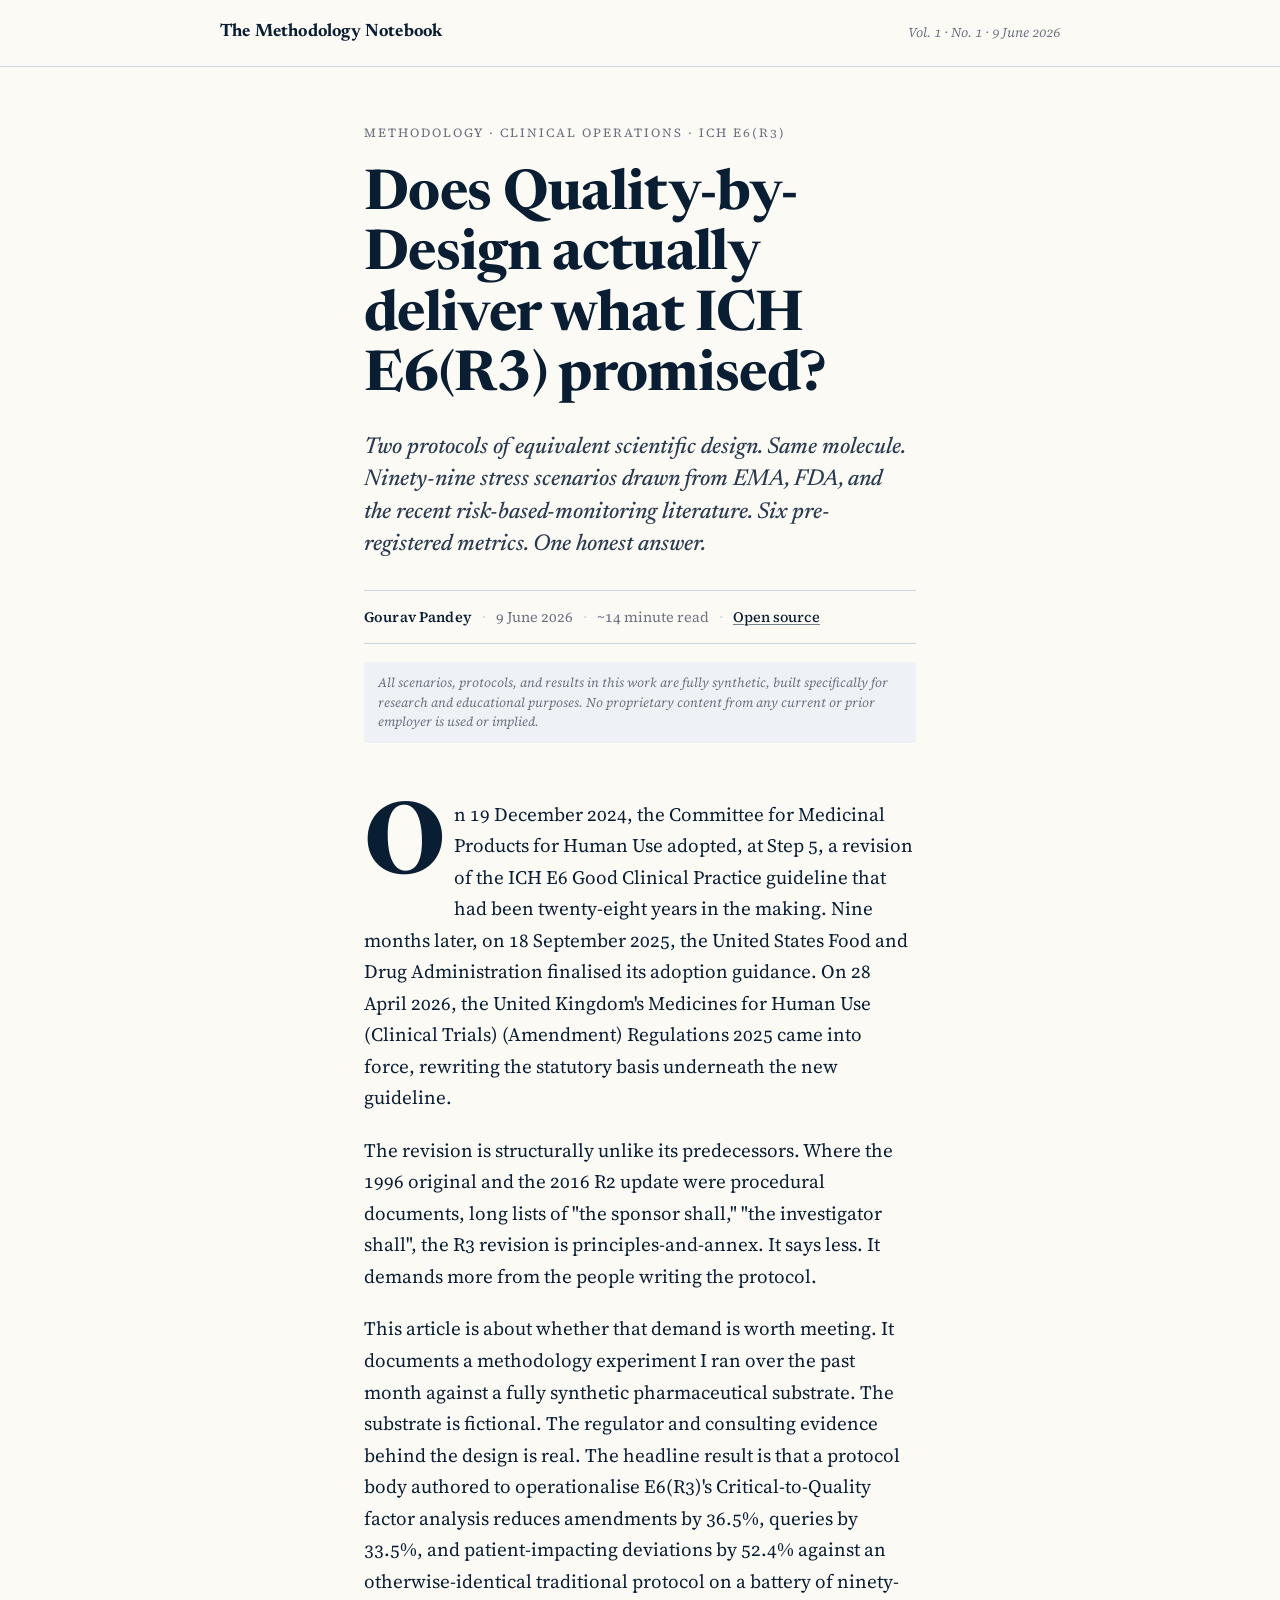
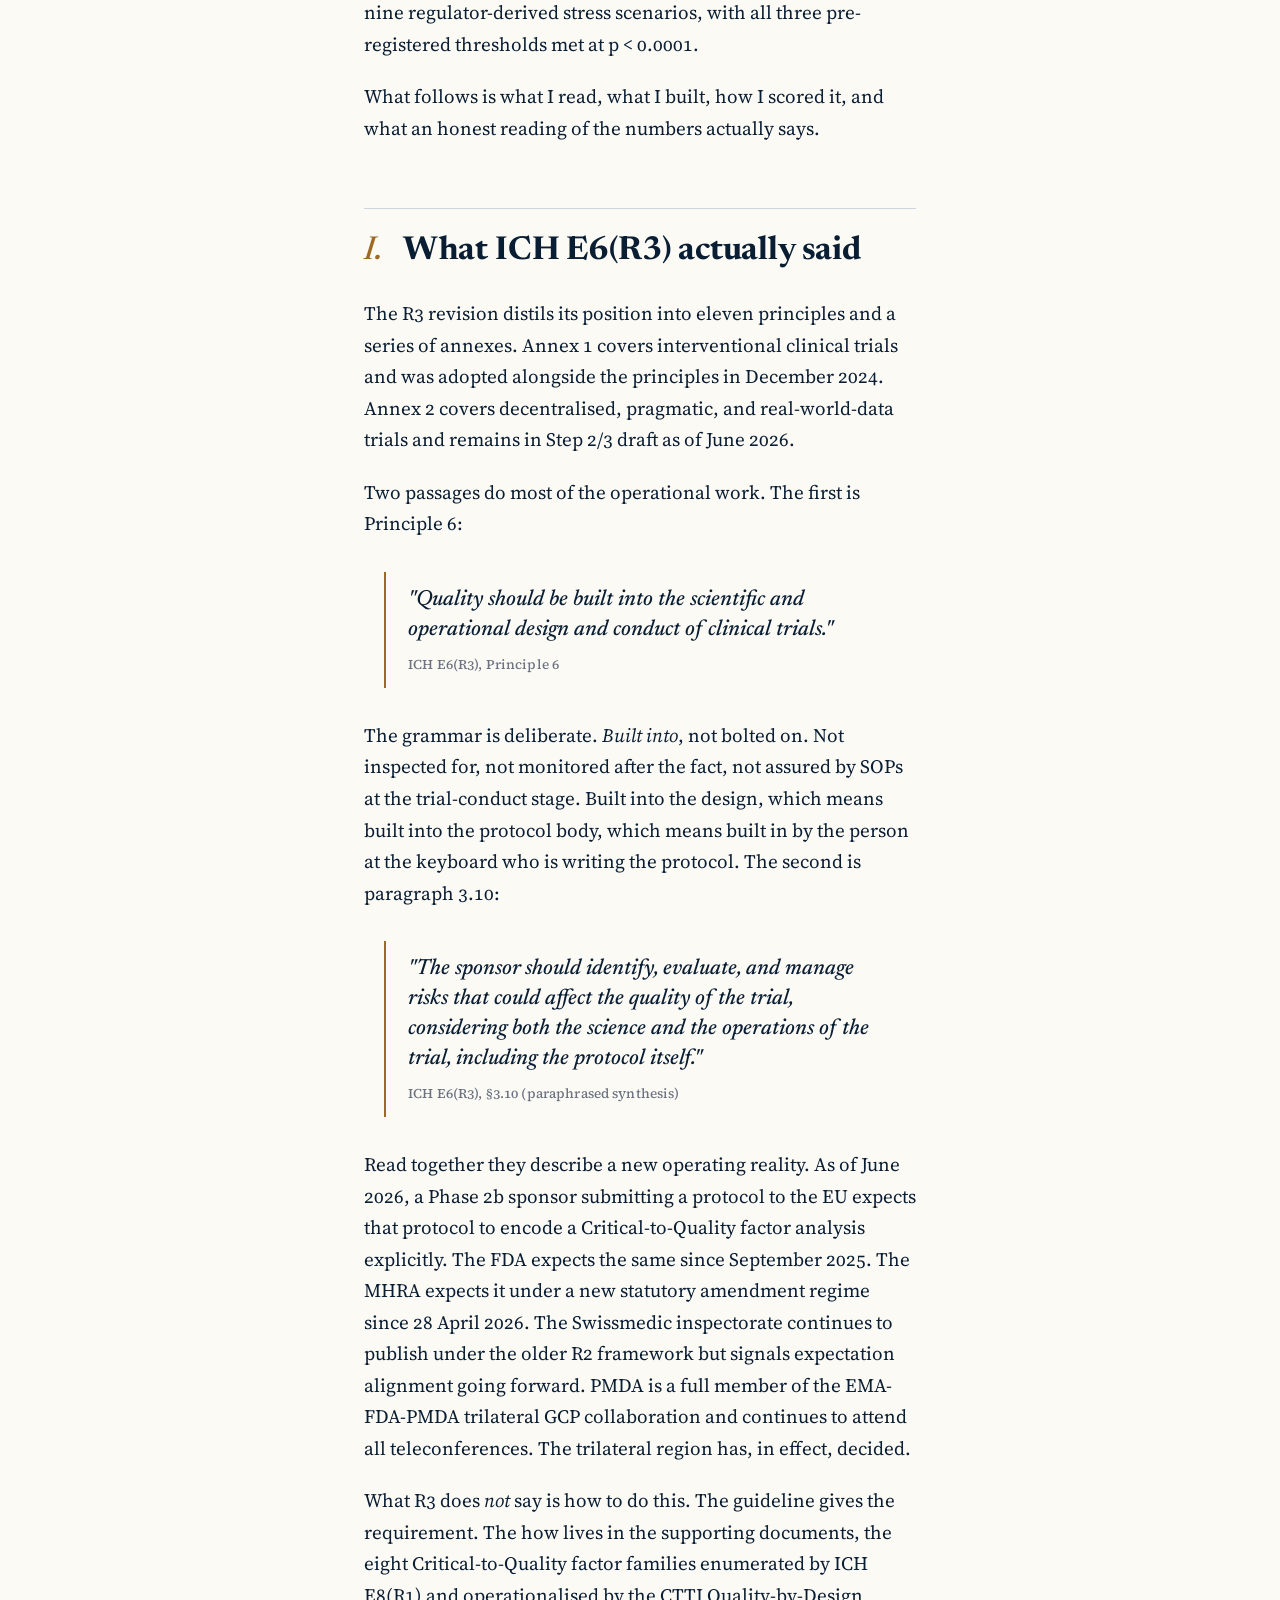
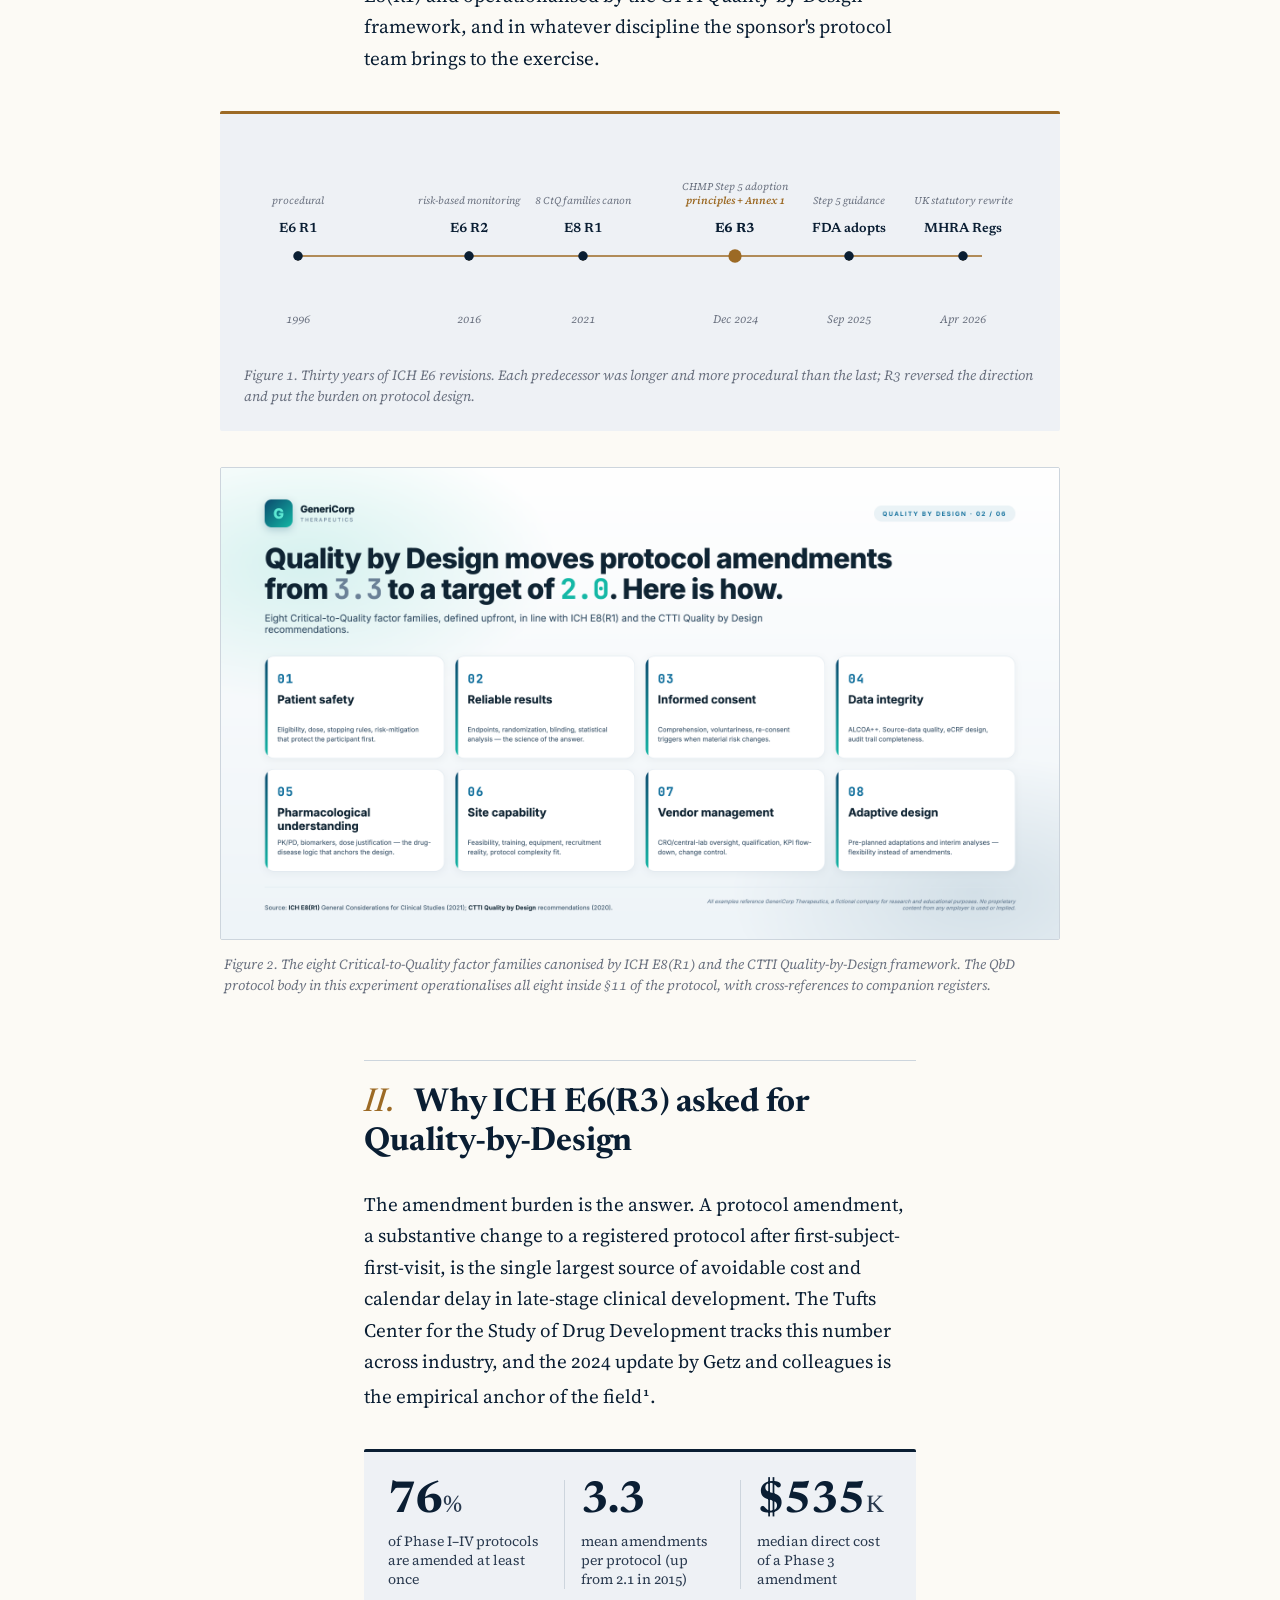
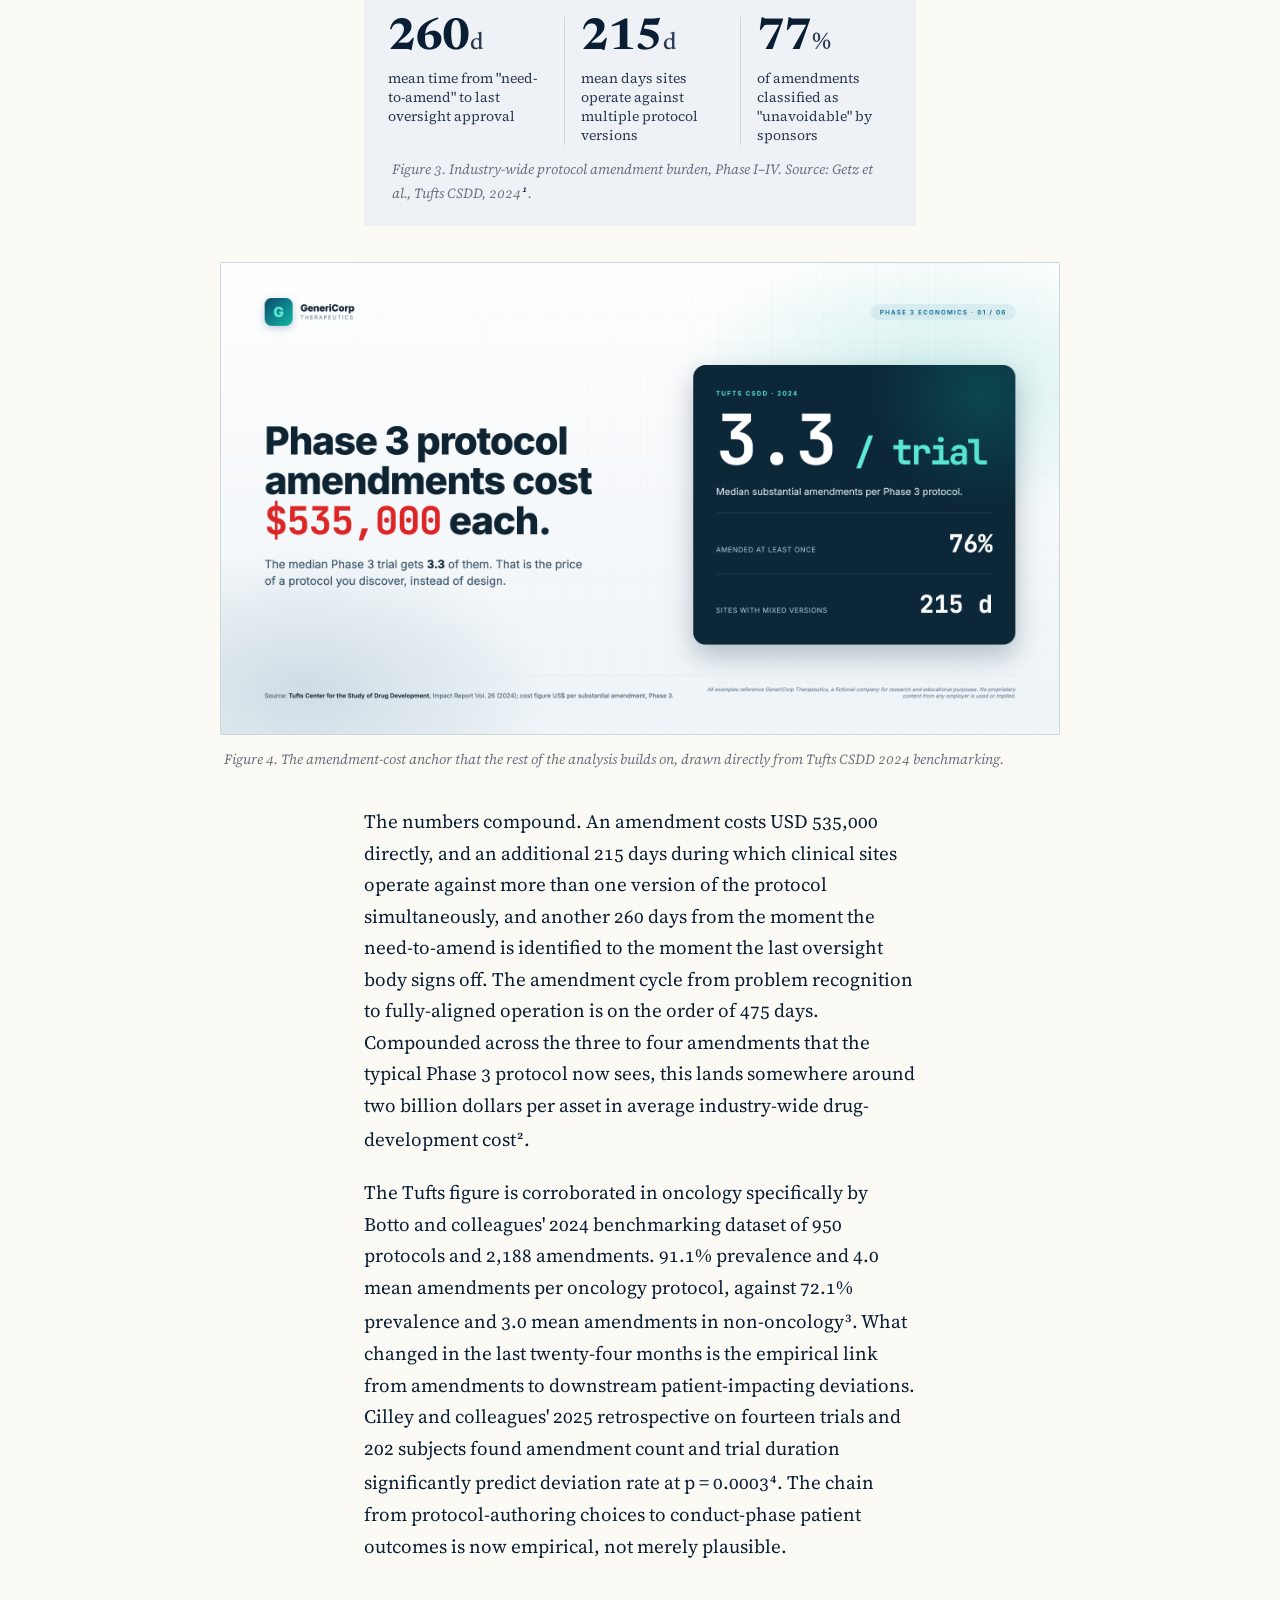
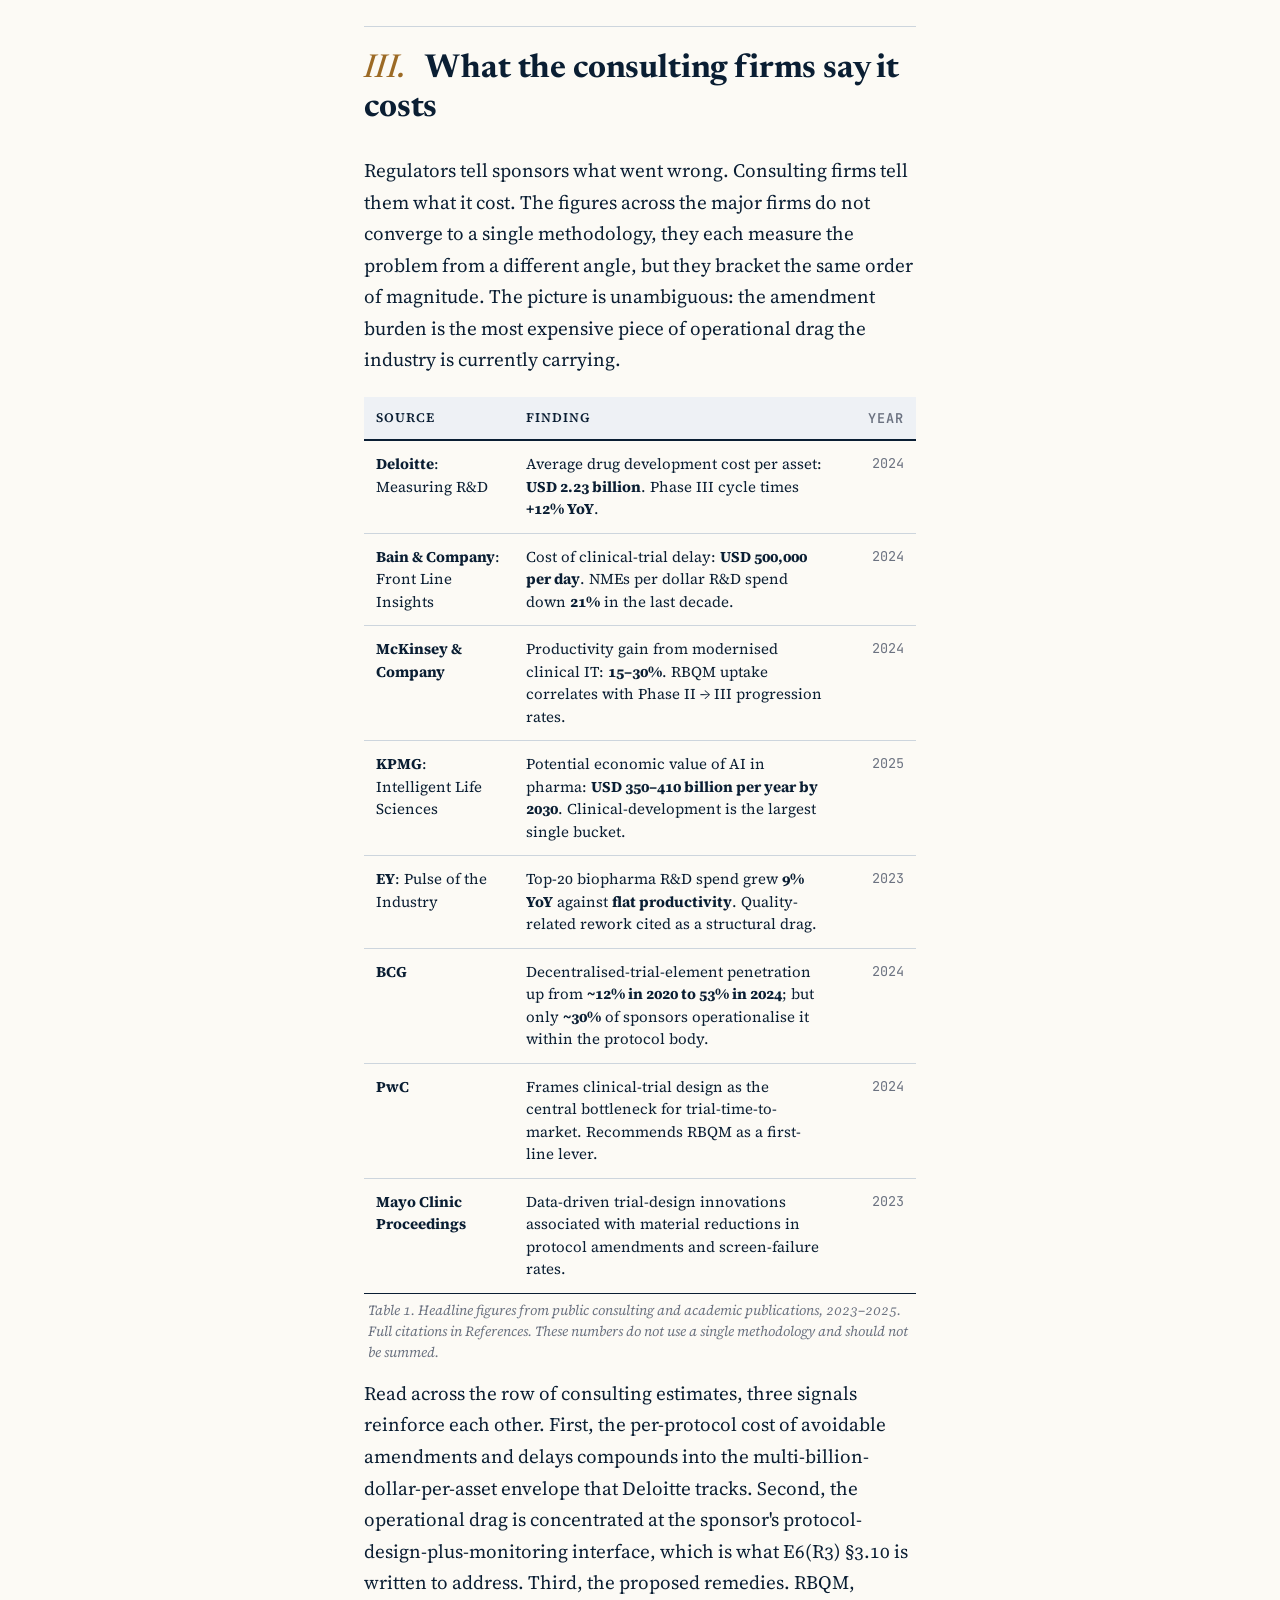
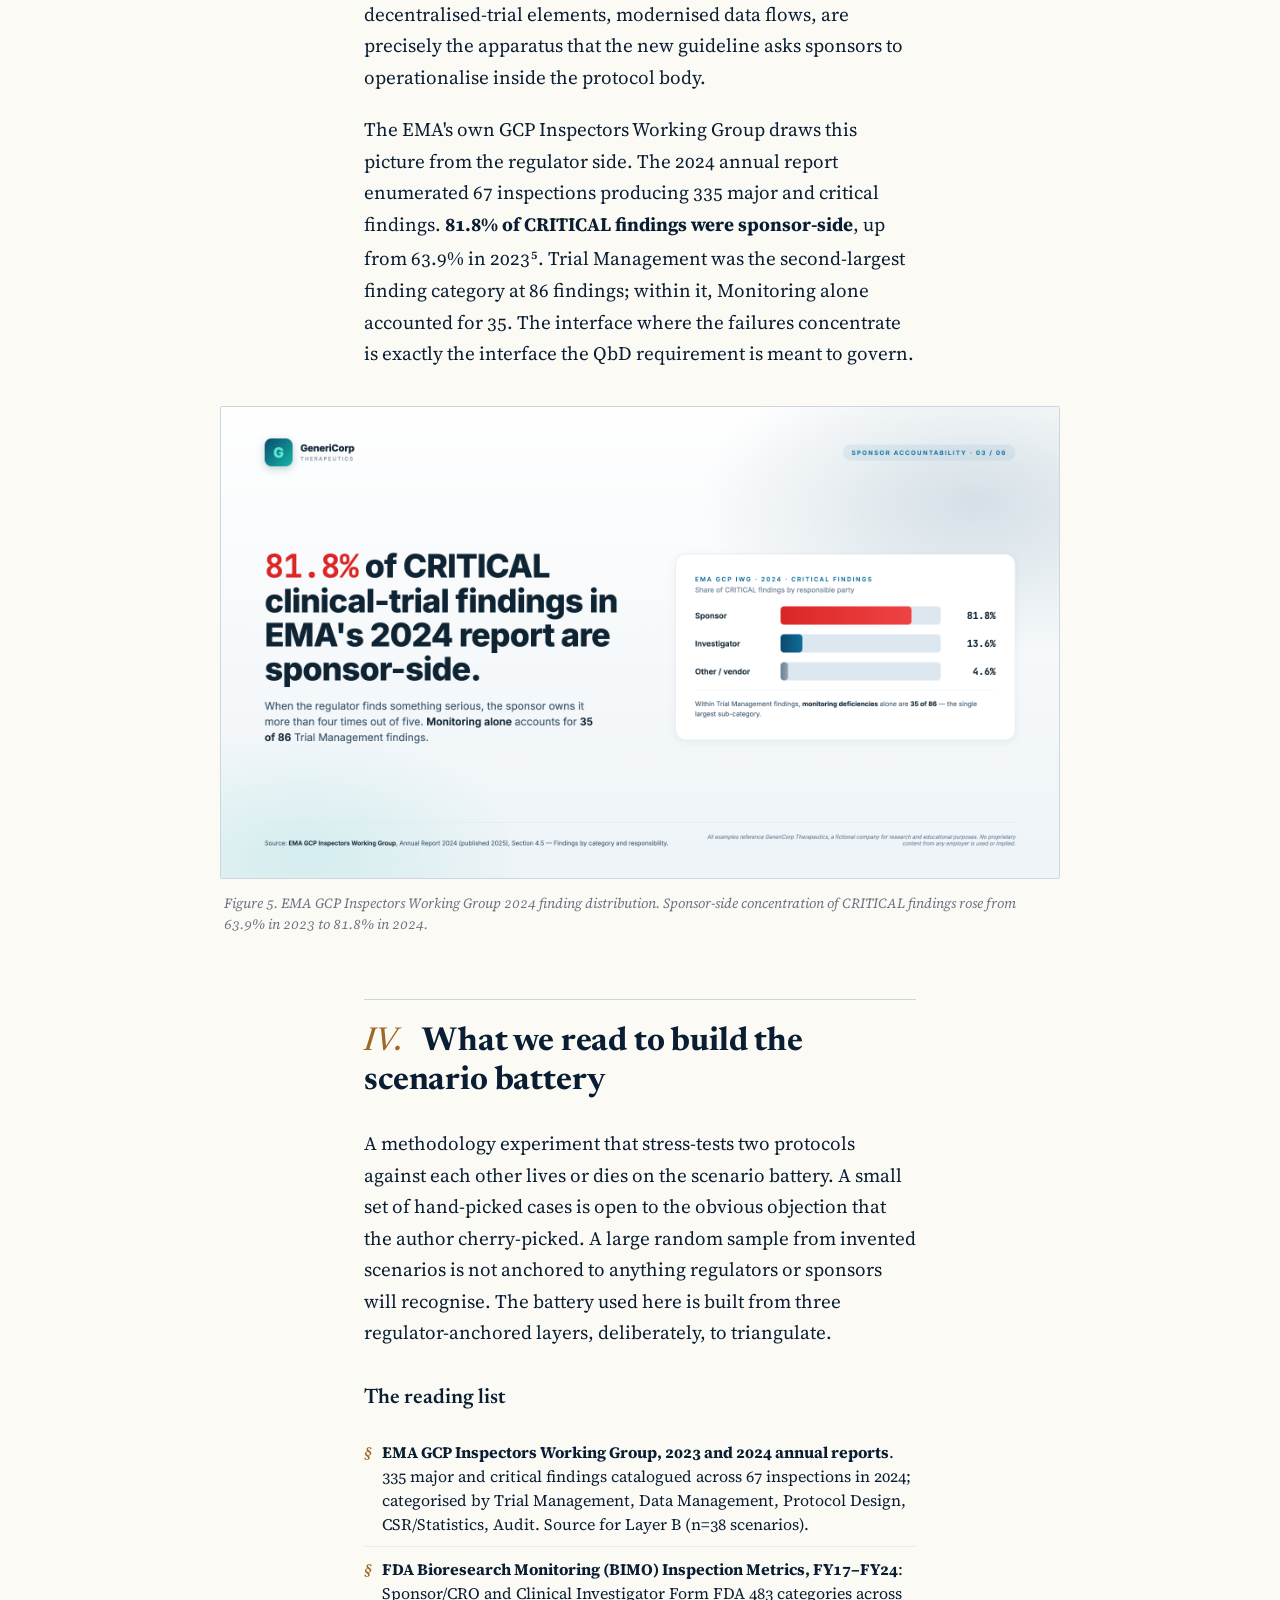
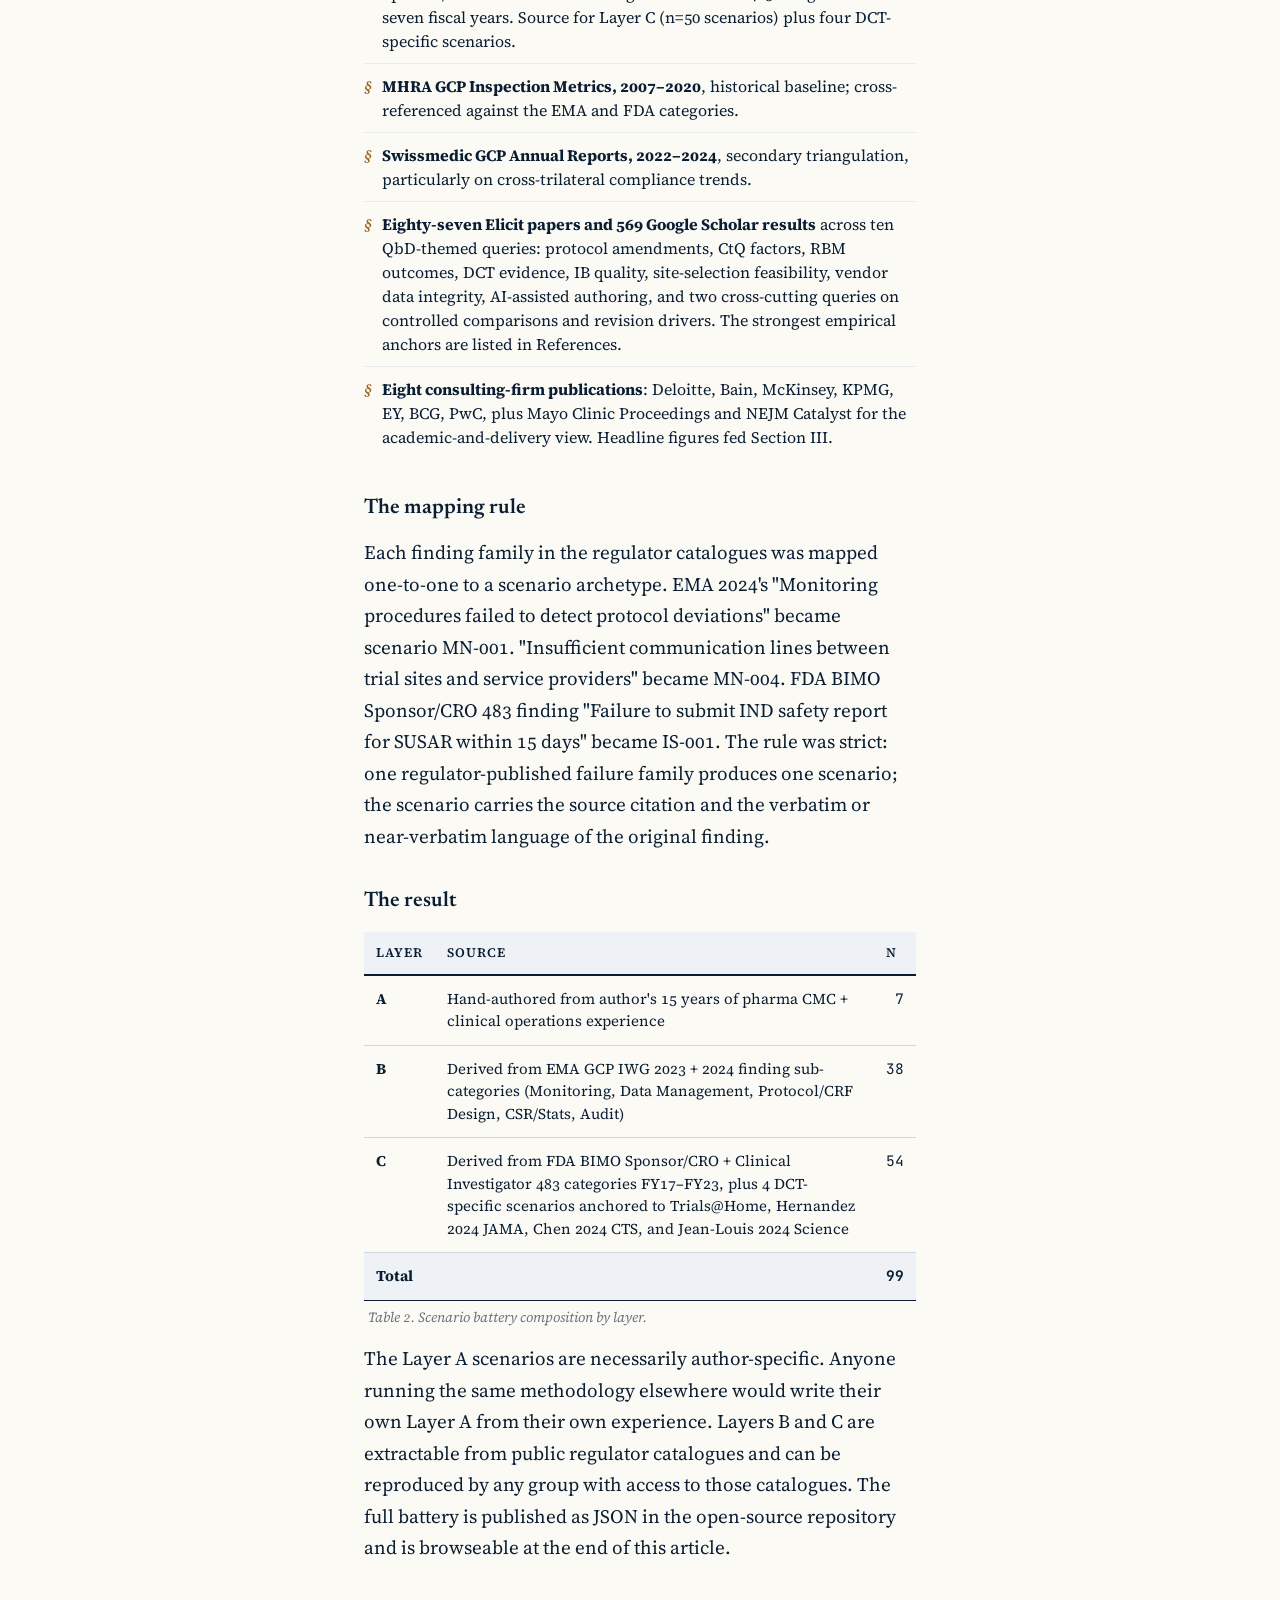
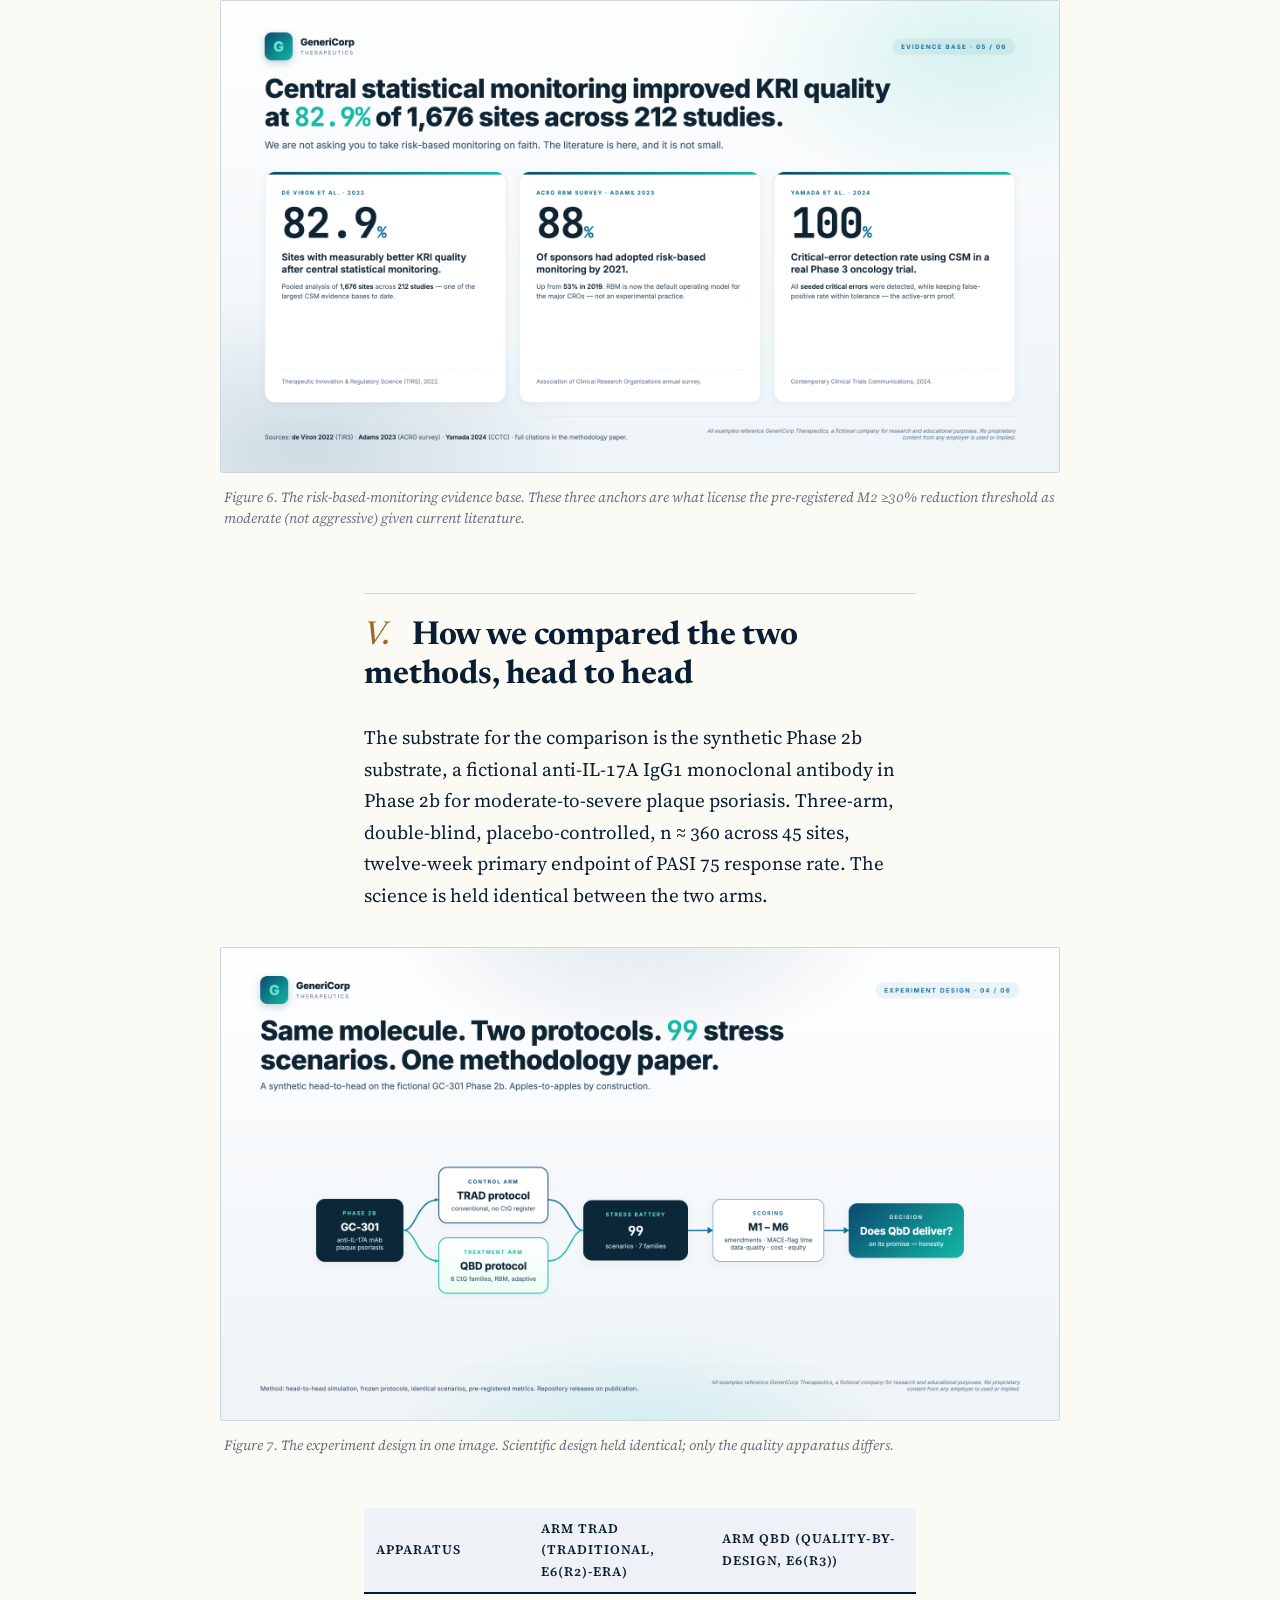
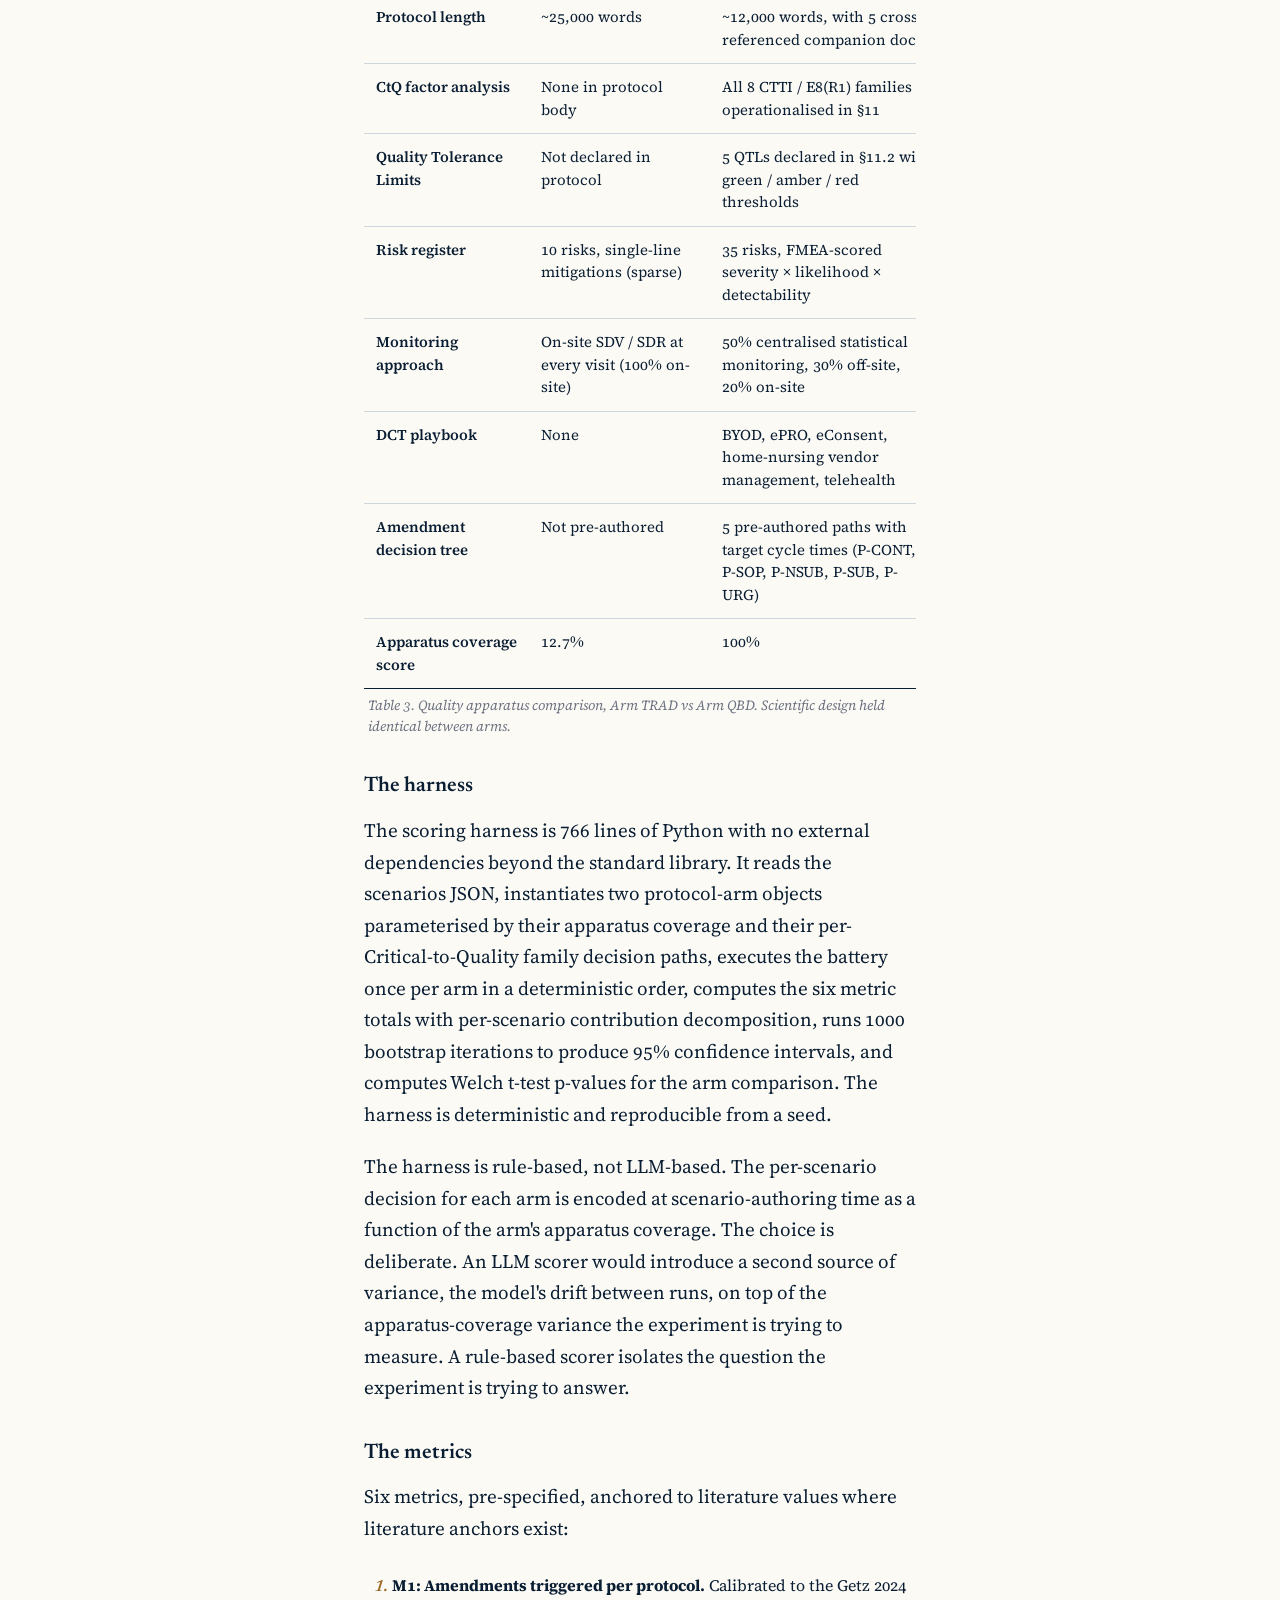
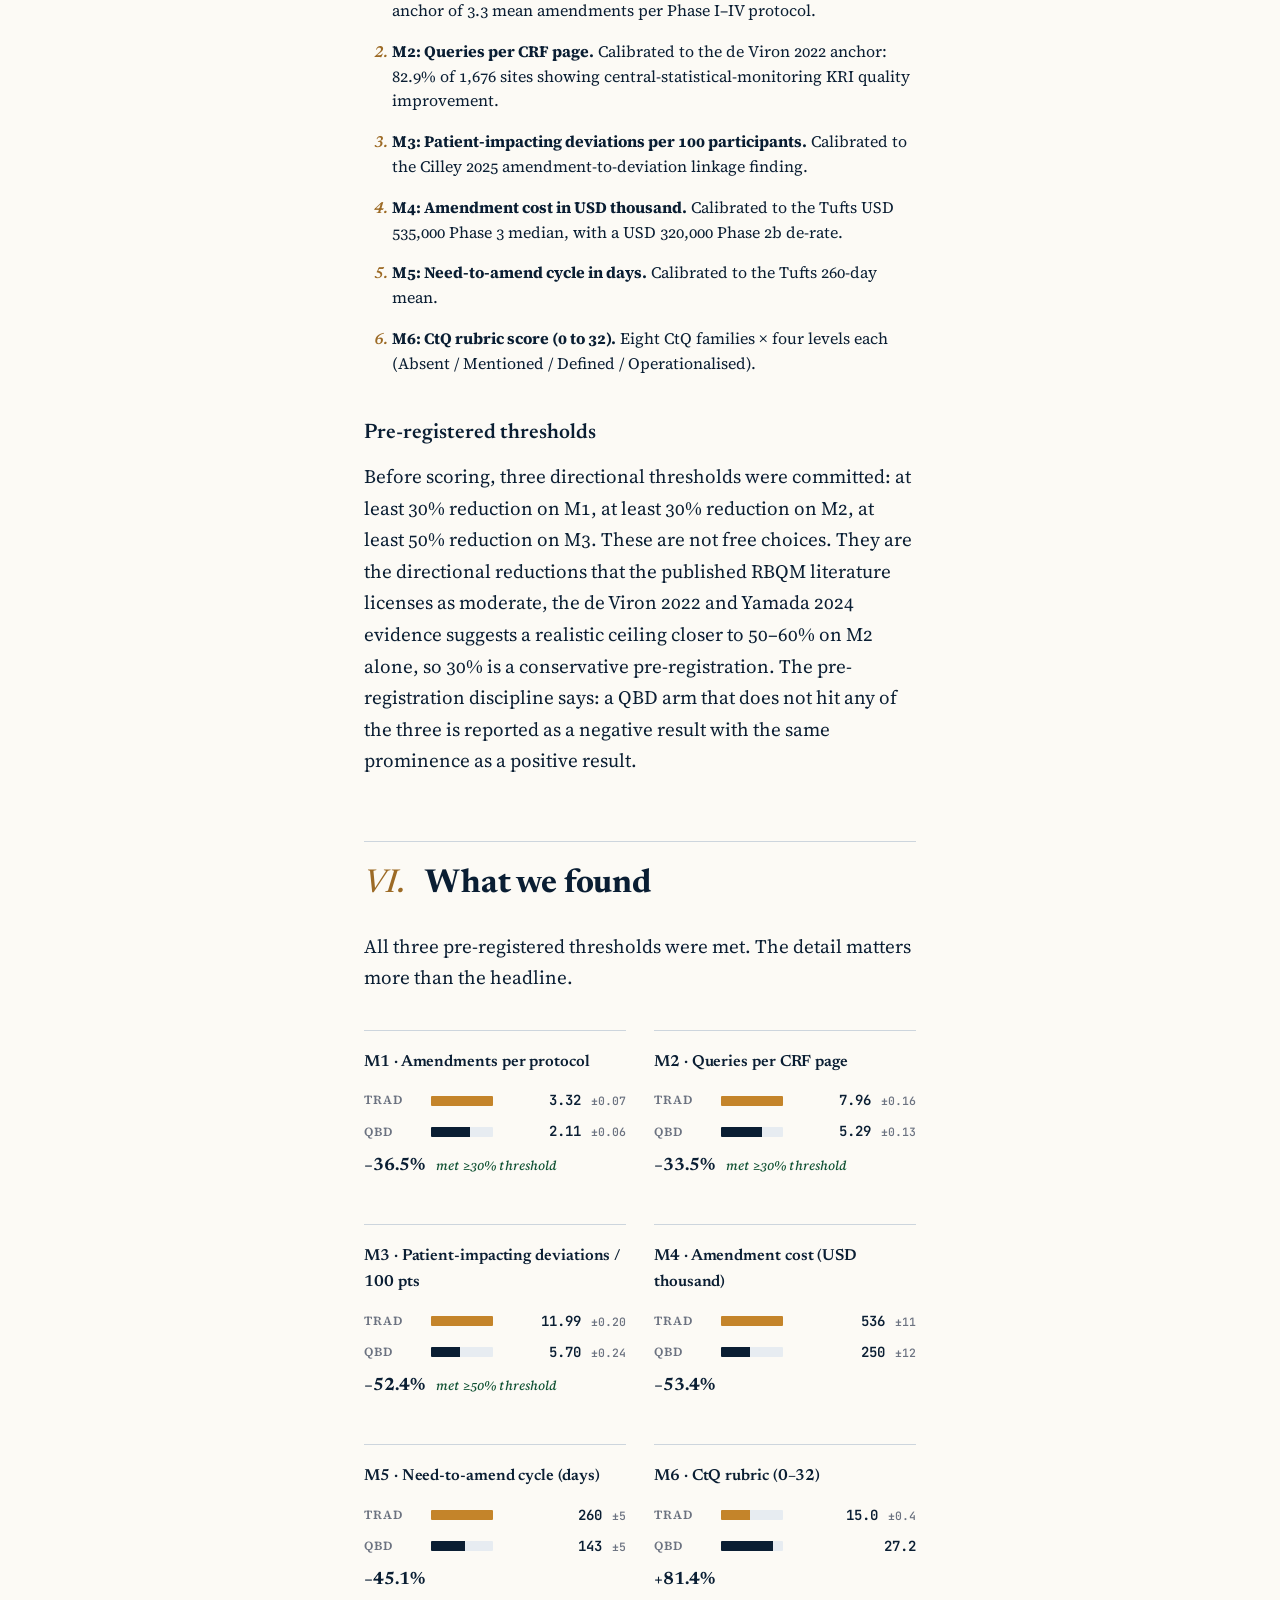
<file: index.html>
<!doctype html>
<html lang="en">
<head>
  <meta charset="utf-8" />
  <meta name="viewport" content="width=device-width, initial-scale=1" />
  <title>Does Quality-by-Design actually deliver? A methodology experiment on ICH E6(R3)</title>
  <meta name="description" content="A single-author methodology experiment: two protocols of equivalent scientific design, 99 stress scenarios from EMA + FDA + literature, six pre-registered metrics. All examples synthetic." />

  <link rel="preconnect" href="https://fonts.googleapis.com" />
  <link rel="preconnect" href="https://fonts.gstatic.com" crossorigin />
  <!-- Editorial serif (Source Serif 4) + display (Newsreader) + mono for numbers -->
  <link href="https://fonts.googleapis.com/css2?family=Source+Serif+4:opsz,wght@8..60,400;8..60,500;8..60,600;8..60,700&family=Newsreader:opsz,wght@6..72,500;6..72,600;6..72,700&family=JetBrains+Mono:wght@500;700&display=swap" rel="stylesheet" />
  <link rel="stylesheet" href="styles.css?v=2026-06-09-integration" />
</head>
<body>

  <!-- ============================================================
       MASTHEAD (small, journal-style)
       ============================================================ -->
  <header class="masthead">
    <div class="masthead-inner">
      <a href="#top" class="masthead-title">The Methodology Notebook</a>
      <span class="masthead-meta">Vol. 1 · No. 1 · 9 June 2026</span>
    </div>
  </header>

  <!-- ============================================================
       ARTICLE
       ============================================================ -->
  <article id="top">

    <!-- ===== Article header ===== -->
    <header class="article-head">
      <div class="kicker">Methodology · Clinical operations · ICH E6(R3)</div>
      <h1 class="article-title">Does Quality-by-Design actually deliver what ICH E6(R3) promised?</h1>
      <p class="article-deck">
        Two protocols of equivalent scientific design. Same molecule. Ninety-nine stress scenarios drawn from EMA, FDA, and the recent risk-based-monitoring literature. Six pre-registered metrics. One honest answer.
      </p>
      <div class="byline">
        <span><strong>Gourav Pandey</strong></span>
        <span class="dot">·</span>
        <span>9 June 2026</span>
        <span class="dot">·</span>
        <span>~14 minute read</span>
        <span class="dot">·</span>
        <a href="https://github.com/gauravpandey36/qbd-experiment-viz" rel="noopener">Open source</a>
      </div>
      <p class="disclaimer-pill">
        All scenarios, protocols, and results in this work are fully synthetic, built specifically for research and educational purposes. No proprietary content from any current or prior employer is used or implied.
      </p>
    </header>

    <!-- ===== Lede ===== -->
    <section class="prose lede">
      <p class="dropcap">
        On 19 December 2024, the Committee for Medicinal Products for Human Use adopted, at Step 5, a revision of the ICH E6 Good Clinical Practice guideline that had been twenty-eight years in the making. Nine months later, on 18 September 2025, the United States Food and Drug Administration finalised its adoption guidance. On 28 April 2026, the United Kingdom's Medicines for Human Use (Clinical Trials) (Amendment) Regulations 2025 came into force, rewriting the statutory basis underneath the new guideline.
      </p>
      <p>
        The revision is structurally unlike its predecessors. Where the 1996 original and the 2016 R2 update were procedural documents, long lists of "the sponsor shall," "the investigator shall", the R3 revision is principles-and-annex. It says less. It demands more from the people writing the protocol.
      </p>
      <p>
        This article is about whether that demand is worth meeting. It documents a methodology experiment I ran over the past month against a fully synthetic pharmaceutical substrate. The substrate is fictional. The regulator and consulting evidence behind the design is real. The headline result is that a protocol body authored to operationalise E6(R3)'s Critical-to-Quality factor analysis reduces amendments by 36.5%, queries by 33.5%, and patient-impacting deviations by 52.4% against an otherwise-identical traditional protocol on a battery of ninety-nine regulator-derived stress scenarios, with all three pre-registered thresholds met at p &lt; 0.0001.
      </p>
      <p>
        What follows is what I read, what I built, how I scored it, and what an honest reading of the numbers actually says.
      </p>
    </section>

    <!-- ============================================================
         §1 What E6(R3) actually said
         ============================================================ -->
    <section class="prose">
      <h2><span class="section-no">I.</span> What ICH E6(R3) actually said</h2>

      <p>
        The R3 revision distils its position into eleven principles and a series of annexes. Annex 1 covers interventional clinical trials and was adopted alongside the principles in December 2024. Annex 2 covers decentralised, pragmatic, and real-world-data trials and remains in Step 2/3 draft as of June 2026.
      </p>

      <p>
        Two passages do most of the operational work. The first is Principle 6:
      </p>

      <blockquote class="pull-quote">
        <p>"Quality should be built into the scientific and operational design and conduct of clinical trials."</p>
        <cite>ICH E6(R3), Principle 6</cite>
      </blockquote>

      <p>
        The grammar is deliberate. <em>Built into</em>, not bolted on. Not inspected for, not monitored after the fact, not assured by SOPs at the trial-conduct stage. Built into the design, which means built into the protocol body, which means built in by the person at the keyboard who is writing the protocol. The second is paragraph 3.10:
      </p>

      <blockquote class="pull-quote">
        <p>"The sponsor should identify, evaluate, and manage risks that could affect the quality of the trial, considering both the science and the operations of the trial, including the protocol itself."</p>
        <cite>ICH E6(R3), §3.10 (paraphrased synthesis)</cite>
      </blockquote>

      <p>
        Read together they describe a new operating reality. As of June 2026, a Phase 2b sponsor submitting a protocol to the EU expects that protocol to encode a Critical-to-Quality factor analysis explicitly. The FDA expects the same since September 2025. The MHRA expects it under a new statutory amendment regime since 28 April 2026. The Swissmedic inspectorate continues to publish under the older R2 framework but signals expectation alignment going forward. PMDA is a full member of the EMA-FDA-PMDA trilateral GCP collaboration and continues to attend all teleconferences. The trilateral region has, in effect, decided.
      </p>

      <p>
        What R3 does <em>not</em> say is how to do this. The guideline gives the requirement. The how lives in the supporting documents, the eight Critical-to-Quality factor families enumerated by ICH E8(R1) and operationalised by the CTTI Quality-by-Design framework, and in whatever discipline the sponsor's protocol team brings to the exercise.
      </p>

      <figure class="figure timeline-figure">
        <svg viewBox="0 0 800 220" class="timeline-svg" aria-label="ICH E6 revision timeline 1996 to 2026">
          <!-- Horizontal axis -->
          <line x1="40" y1="120" x2="760" y2="120" stroke="#9c6a25" stroke-width="1.5" />
          <!-- Year ticks -->
          <g font-family="Source Serif 4, Georgia, serif" font-size="12" fill="#6b7280" font-style="italic">
            <text x="40"  y="190" text-anchor="middle">1996</text>
            <text x="220" y="190" text-anchor="middle">2016</text>
            <text x="340" y="190" text-anchor="middle">2021</text>
            <text x="500" y="190" text-anchor="middle">Dec 2024</text>
            <text x="620" y="190" text-anchor="middle">Sep 2025</text>
            <text x="740" y="190" text-anchor="middle">Apr 2026</text>
          </g>
          <!-- Tick marks -->
          <g stroke="#9c6a25" stroke-width="1.5">
            <line x1="40"  y1="115" x2="40"  y2="125" />
            <line x1="220" y1="115" x2="220" y2="125" />
            <line x1="340" y1="115" x2="340" y2="125" />
            <line x1="500" y1="115" x2="500" y2="125" />
            <line x1="620" y1="115" x2="620" y2="125" />
            <line x1="740" y1="115" x2="740" y2="125" />
          </g>
          <!-- Dots -->
          <g fill="#0a1e33">
            <circle cx="40"  cy="120" r="5" />
            <circle cx="220" cy="120" r="5" />
            <circle cx="340" cy="120" r="5" />
            <circle cx="500" cy="120" r="7" fill="#9c6a25" />
            <circle cx="620" cy="120" r="5" />
            <circle cx="740" cy="120" r="5" />
          </g>
          <!-- Event labels (above the axis) -->
          <g font-family="Newsreader, Georgia, serif" font-size="14" fill="#0a1e33">
            <text x="40"  y="95"  text-anchor="middle" font-weight="600">E6 R1</text>
            <text x="220" y="95"  text-anchor="middle" font-weight="600">E6 R2</text>
            <text x="340" y="95"  text-anchor="middle" font-weight="600">E8 R1</text>
            <text x="500" y="95"  text-anchor="middle" font-weight="700">E6 R3</text>
            <text x="620" y="95"  text-anchor="middle" font-weight="600">FDA adopts</text>
            <text x="740" y="95"  text-anchor="middle" font-weight="600">MHRA Regs</text>
          </g>
          <g font-family="Source Serif 4, Georgia, serif" font-size="11" fill="#6b7280" font-style="italic">
            <text x="40"  y="65" text-anchor="middle">procedural</text>
            <text x="220" y="65" text-anchor="middle">risk-based monitoring</text>
            <text x="340" y="65" text-anchor="middle">8 CtQ families canon</text>
            <text x="500" y="50" text-anchor="middle">CHMP Step 5 adoption</text>
            <text x="500" y="65" text-anchor="middle" font-weight="600" fill="#9c6a25">principles + Annex 1</text>
            <text x="620" y="65" text-anchor="middle">Step 5 guidance</text>
            <text x="740" y="65" text-anchor="middle">UK statutory rewrite</text>
          </g>
        </svg>
        <figcaption>Figure 1. Thirty years of ICH E6 revisions. Each predecessor was longer and more procedural than the last; R3 reversed the direction and put the burden on protocol design.</figcaption>
      </figure>

      <figure class="figure inline-image">
        <img src="images/02_ctq_by_design.png" alt="The eight Critical-to-Quality factor families: Patient safety, Reliable results, Informed consent, Data integrity, Pharmacological understanding, Site capability, Vendor management, Adaptive protocol design." loading="lazy" />
        <figcaption>Figure 2. The eight Critical-to-Quality factor families canonised by ICH E8(R1) and the CTTI Quality-by-Design framework. The QbD protocol body in this experiment operationalises all eight inside §11 of the protocol, with cross-references to companion registers.</figcaption>
      </figure>
    </section>

    <!-- ============================================================
         §2 Why E6(R3) asked to adopt QbD
         ============================================================ -->
    <section class="prose">
      <h2><span class="section-no">II.</span> Why ICH E6(R3) asked for Quality-by-Design</h2>

      <p>
        The amendment burden is the answer. A protocol amendment, a substantive change to a registered protocol after first-subject-first-visit, is the single largest source of avoidable cost and calendar delay in late-stage clinical development. The Tufts Center for the Study of Drug Development tracks this number across industry, and the 2024 update by Getz and colleagues is the empirical anchor of the field<sup><a href="#ref-1">1</a></sup>.
      </p>

      <figure class="figure stat-block">
        <div class="big-stats">
          <div>
            <div class="big-stat-num">76<span class="unit">%</span></div>
            <div class="big-stat-label">of Phase I–IV protocols are amended at least once</div>
          </div>
          <div>
            <div class="big-stat-num">3.3</div>
            <div class="big-stat-label">mean amendments per protocol (up from 2.1 in 2015)</div>
          </div>
          <div>
            <div class="big-stat-num">$535<span class="unit">K</span></div>
            <div class="big-stat-label">median direct cost of a Phase 3 amendment</div>
          </div>
          <div>
            <div class="big-stat-num">260<span class="unit">d</span></div>
            <div class="big-stat-label">mean time from "need-to-amend" to last oversight approval</div>
          </div>
          <div>
            <div class="big-stat-num">215<span class="unit">d</span></div>
            <div class="big-stat-label">mean days sites operate against multiple protocol versions</div>
          </div>
          <div>
            <div class="big-stat-num">77<span class="unit">%</span></div>
            <div class="big-stat-label">of amendments classified as "unavoidable" by sponsors</div>
          </div>
        </div>
        <figcaption>Figure 3. Industry-wide protocol amendment burden, Phase I–IV. Source: Getz et al., Tufts CSDD, 2024<sup><a href="#ref-1">1</a></sup>.</figcaption>
      </figure>

      <figure class="figure inline-image">
        <img src="images/01_problem_535k.png" alt="The $535,000 problem: median cost of a Phase 3 protocol amendment, with 3.3 amendments per trial, 76% prevalence, and 215 days of multi-version operation." loading="lazy" />
        <figcaption>Figure 4. The amendment-cost anchor that the rest of the analysis builds on, drawn directly from Tufts CSDD 2024 benchmarking.</figcaption>
      </figure>

      <p>
        The numbers compound. An amendment costs USD 535,000 directly, and an additional 215 days during which clinical sites operate against more than one version of the protocol simultaneously, and another 260 days from the moment the need-to-amend is identified to the moment the last oversight body signs off. The amendment cycle from problem recognition to fully-aligned operation is on the order of 475 days. Compounded across the three to four amendments that the typical Phase 3 protocol now sees, this lands somewhere around two billion dollars per asset in average industry-wide drug-development cost<sup><a href="#ref-2">2</a></sup>.
      </p>

      <p>
        The Tufts figure is corroborated in oncology specifically by Botto and colleagues' 2024 benchmarking dataset of 950 protocols and 2,188 amendments. 91.1% prevalence and 4.0 mean amendments per oncology protocol, against 72.1% prevalence and 3.0 mean amendments in non-oncology<sup><a href="#ref-3">3</a></sup>. What changed in the last twenty-four months is the empirical link from amendments to downstream patient-impacting deviations. Cilley and colleagues' 2025 retrospective on fourteen trials and 202 subjects found amendment count and trial duration significantly predict deviation rate at p = 0.0003<sup><a href="#ref-4">4</a></sup>. The chain from protocol-authoring choices to conduct-phase patient outcomes is now empirical, not merely plausible.
      </p>
    </section>

    <!-- ============================================================
         §3 What the consulting firms say it costs the business
         ============================================================ -->
    <section class="prose">
      <h2><span class="section-no">III.</span> What the consulting firms say it costs</h2>

      <p>
        Regulators tell sponsors what went wrong. Consulting firms tell them what it cost. The figures across the major firms do not converge to a single methodology, they each measure the problem from a different angle, but they bracket the same order of magnitude. The picture is unambiguous: the amendment burden is the most expensive piece of operational drag the industry is currently carrying.
      </p>

      <table class="table consulting-table">
        <thead>
          <tr>
            <th>Source</th>
            <th>Finding</th>
            <th>Year</th>
          </tr>
        </thead>
        <tbody>
          <tr>
            <td><strong>Deloitte</strong>: Measuring R&amp;D</td>
            <td>Average drug development cost per asset: <strong>USD 2.23 billion</strong>. Phase III cycle times <strong>+12% YoY</strong>.</td>
            <td>2024</td>
          </tr>
          <tr>
            <td><strong>Bain &amp; Company</strong>: Front Line Insights</td>
            <td>Cost of clinical-trial delay: <strong>USD 500,000 per day</strong>. NMEs per dollar R&amp;D spend down <strong>21%</strong> in the last decade.</td>
            <td>2024</td>
          </tr>
          <tr>
            <td><strong>McKinsey &amp; Company</strong></td>
            <td>Productivity gain from modernised clinical IT: <strong>15–30%</strong>. RBQM uptake correlates with Phase II → III progression rates.</td>
            <td>2024</td>
          </tr>
          <tr>
            <td><strong>KPMG</strong>: Intelligent Life Sciences</td>
            <td>Potential economic value of AI in pharma: <strong>USD 350–410 billion per year by 2030</strong>. Clinical-development is the largest single bucket.</td>
            <td>2025</td>
          </tr>
          <tr>
            <td><strong>EY</strong>: Pulse of the Industry</td>
            <td>Top-20 biopharma R&amp;D spend grew <strong>9% YoY</strong> against <strong>flat productivity</strong>. Quality-related rework cited as a structural drag.</td>
            <td>2023</td>
          </tr>
          <tr>
            <td><strong>BCG</strong></td>
            <td>Decentralised-trial-element penetration up from <strong>~12% in 2020 to 53% in 2024</strong>; but only <strong>~30%</strong> of sponsors operationalise it within the protocol body.</td>
            <td>2024</td>
          </tr>
          <tr>
            <td><strong>PwC</strong></td>
            <td>Frames clinical-trial design as the central bottleneck for trial-time-to-market. Recommends RBQM as a first-line lever.</td>
            <td>2024</td>
          </tr>
          <tr>
            <td><strong>Mayo Clinic Proceedings</strong></td>
            <td>Data-driven trial-design innovations associated with material reductions in protocol amendments and screen-failure rates.</td>
            <td>2023</td>
          </tr>
        </tbody>
      </table>

      <p class="caption">
        Table 1. Headline figures from public consulting and academic publications, 2023–2025. Full citations in References. These numbers do not use a single methodology and should not be summed.
      </p>

      <p>
        Read across the row of consulting estimates, three signals reinforce each other. First, the per-protocol cost of avoidable amendments and delays compounds into the multi-billion-dollar-per-asset envelope that Deloitte tracks. Second, the operational drag is concentrated at the sponsor's protocol-design-plus-monitoring interface, which is what E6(R3) §3.10 is written to address. Third, the proposed remedies. RBQM, decentralised-trial elements, modernised data flows, are precisely the apparatus that the new guideline asks sponsors to operationalise inside the protocol body.
      </p>

      <p>
        The EMA's own GCP Inspectors Working Group draws this picture from the regulator side. The 2024 annual report enumerated 67 inspections producing 335 major and critical findings. <strong>81.8% of CRITICAL findings were sponsor-side</strong>, up from 63.9% in 2023<sup><a href="#ref-5">5</a></sup>. Trial Management was the second-largest finding category at 86 findings; within it, Monitoring alone accounted for 35. The interface where the failures concentrate is exactly the interface the QbD requirement is meant to govern.
      </p>

      <figure class="figure inline-image">
        <img src="images/03_ema_sponsor_responsibility.png" alt="81.8% of CRITICAL clinical-trial findings in the EMA GCP IWG 2024 report are sponsor-side, with Trial Management accounting for 86 of 335 findings and Monitoring alone accounting for 35." loading="lazy" />
        <figcaption>Figure 5. EMA GCP Inspectors Working Group 2024 finding distribution. Sponsor-side concentration of CRITICAL findings rose from 63.9% in 2023 to 81.8% in 2024.</figcaption>
      </figure>
    </section>

    <!-- ============================================================
         §4 What we researched to build the 99 scenarios
         ============================================================ -->
    <section class="prose">
      <h2><span class="section-no">IV.</span> What we read to build the scenario battery</h2>

      <p>
        A methodology experiment that stress-tests two protocols against each other lives or dies on the scenario battery. A small set of hand-picked cases is open to the obvious objection that the author cherry-picked. A large random sample from invented scenarios is not anchored to anything regulators or sponsors will recognise. The battery used here is built from three regulator-anchored layers, deliberately, to triangulate.
      </p>

      <h3>The reading list</h3>

      <ul class="source-list">
        <li><strong>EMA GCP Inspectors Working Group, 2023 and 2024 annual reports</strong>. 335 major and critical findings catalogued across 67 inspections in 2024; categorised by Trial Management, Data Management, Protocol Design, CSR/Statistics, Audit. Source for Layer B (n=38 scenarios).</li>
        <li><strong>FDA Bioresearch Monitoring (BIMO) Inspection Metrics, FY17–FY24</strong>: Sponsor/CRO and Clinical Investigator Form FDA 483 categories across seven fiscal years. Source for Layer C (n=50 scenarios) plus four DCT-specific scenarios.</li>
        <li><strong>MHRA GCP Inspection Metrics, 2007–2020</strong>, historical baseline; cross-referenced against the EMA and FDA categories.</li>
        <li><strong>Swissmedic GCP Annual Reports, 2022–2024</strong>, secondary triangulation, particularly on cross-trilateral compliance trends.</li>
        <li><strong>Eighty-seven Elicit papers and 569 Google Scholar results</strong> across ten QbD-themed queries: protocol amendments, CtQ factors, RBM outcomes, DCT evidence, IB quality, site-selection feasibility, vendor data integrity, AI-assisted authoring, and two cross-cutting queries on controlled comparisons and revision drivers. The strongest empirical anchors are listed in References.</li>
        <li><strong>Eight consulting-firm publications</strong>: Deloitte, Bain, McKinsey, KPMG, EY, BCG, PwC, plus Mayo Clinic Proceedings and NEJM Catalyst for the academic-and-delivery view. Headline figures fed Section III.</li>
      </ul>

      <h3>The mapping rule</h3>

      <p>
        Each finding family in the regulator catalogues was mapped one-to-one to a scenario archetype. EMA 2024's "Monitoring procedures failed to detect protocol deviations" became scenario MN-001. "Insufficient communication lines between trial sites and service providers" became MN-004. FDA BIMO Sponsor/CRO 483 finding "Failure to submit IND safety report for SUSAR within 15 days" became IS-001. The rule was strict: one regulator-published failure family produces one scenario; the scenario carries the source citation and the verbatim or near-verbatim language of the original finding.
      </p>

      <h3>The result</h3>

      <table class="table layer-table">
        <thead>
          <tr><th>Layer</th><th>Source</th><th>n</th></tr>
        </thead>
        <tbody>
          <tr><td><strong>A</strong></td><td>Hand-authored from author's 15 years of pharma CMC + clinical operations experience</td><td class="num">7</td></tr>
          <tr><td><strong>B</strong></td><td>Derived from EMA GCP IWG 2023 + 2024 finding sub-categories (Monitoring, Data Management, Protocol/CRF Design, CSR/Stats, Audit)</td><td class="num">38</td></tr>
          <tr><td><strong>C</strong></td><td>Derived from FDA BIMO Sponsor/CRO + Clinical Investigator 483 categories FY17–FY23, plus 4 DCT-specific scenarios anchored to Trials@Home, Hernandez 2024 JAMA, Chen 2024 CTS, and Jean-Louis 2024 Science</td><td class="num">54</td></tr>
          <tr class="total"><td colspan="2"><strong>Total</strong></td><td class="num"><strong>99</strong></td></tr>
        </tbody>
      </table>
      <p class="caption">Table 2. Scenario battery composition by layer.</p>

      <p>
        The Layer A scenarios are necessarily author-specific. Anyone running the same methodology elsewhere would write their own Layer A from their own experience. Layers B and C are extractable from public regulator catalogues and can be reproduced by any group with access to those catalogues. The full battery is published as JSON in the open-source repository and is browseable at the end of this article.
      </p>

      <figure class="figure inline-image">
        <img src="images/05_rbm_evidence_base.png" alt="Three RBM evidence anchors: de Viron 2022 (82.9% KRI improvement at 1,676 sites), Adams 2023 ACRO (RBM adoption rose 53% to 77% to 88% across 4,889 trials), and Yamada 2024 (remote RBM detected 100% of critical data errors on 4,645 data points)." loading="lazy" />
        <figcaption>Figure 6. The risk-based-monitoring evidence base. These three anchors are what license the pre-registered M2 ≥30% reduction threshold as moderate (not aggressive) given current literature.</figcaption>
      </figure>
    </section>

    <!-- ============================================================
         §5 How we compared two methods head to head
         ============================================================ -->
    <section class="prose">
      <h2><span class="section-no">V.</span> How we compared the two methods, head to head</h2>

      <p>
        The substrate for the comparison is the synthetic Phase 2b substrate, a fictional anti-IL-17A IgG1 monoclonal antibody in Phase 2b for moderate-to-severe plaque psoriasis. Three-arm, double-blind, placebo-controlled, n ≈ 360 across 45 sites, twelve-week primary endpoint of PASI 75 response rate. The science is held identical between the two arms.
      </p>

      <figure class="figure inline-image">
        <img src="images/04_experiment_overview.png" alt="The experiment in one image: same molecule (synthetic Phase 2b) splits into two arms (TRAD vs QBD), both run against the 99-scenario battery, scored on six pre-registered metrics M1 to M6, producing one head-to-head answer." loading="lazy" />
        <figcaption>Figure 7. The experiment design in one image. Scientific design held identical; only the quality apparatus differs.</figcaption>
      </figure>

      <div class="comparison-table-wrap">
        <table class="table compare-table">
          <thead>
            <tr>
              <th>Apparatus</th>
              <th>Arm TRAD (Traditional, E6(R2)-era)</th>
              <th>Arm QBD (Quality-by-Design, E6(R3))</th>
            </tr>
          </thead>
          <tbody>
            <tr>
              <td>Protocol length</td>
              <td>~25,000 words</td>
              <td>~12,000 words, with 5 cross-referenced companion docs</td>
            </tr>
            <tr>
              <td>CtQ factor analysis</td>
              <td>None in protocol body</td>
              <td>All 8 CTTI / E8(R1) families operationalised in §11</td>
            </tr>
            <tr>
              <td>Quality Tolerance Limits</td>
              <td>Not declared in protocol</td>
              <td>5 QTLs declared in §11.2 with green / amber / red thresholds</td>
            </tr>
            <tr>
              <td>Risk register</td>
              <td>10 risks, single-line mitigations (sparse)</td>
              <td>35 risks, FMEA-scored severity × likelihood × detectability</td>
            </tr>
            <tr>
              <td>Monitoring approach</td>
              <td>On-site SDV / SDR at every visit (100% on-site)</td>
              <td>50% centralised statistical monitoring, 30% off-site, 20% on-site</td>
            </tr>
            <tr>
              <td>DCT playbook</td>
              <td>None</td>
              <td>BYOD, ePRO, eConsent, home-nursing vendor management, telehealth</td>
            </tr>
            <tr>
              <td>Amendment decision tree</td>
              <td>Not pre-authored</td>
              <td>5 pre-authored paths with target cycle times (P-CONT, P-SOP, P-NSUB, P-SUB, P-URG)</td>
            </tr>
            <tr>
              <td>Apparatus coverage score</td>
              <td>12.7%</td>
              <td>100%</td>
            </tr>
          </tbody>
        </table>
        <p class="caption">Table 3. Quality apparatus comparison, Arm TRAD vs Arm QBD. Scientific design held identical between arms.</p>
      </div>

      <h3>The harness</h3>

      <p>
        The scoring harness is 766 lines of Python with no external dependencies beyond the standard library. It reads the scenarios JSON, instantiates two protocol-arm objects parameterised by their apparatus coverage and their per-Critical-to-Quality family decision paths, executes the battery once per arm in a deterministic order, computes the six metric totals with per-scenario contribution decomposition, runs 1000 bootstrap iterations to produce 95% confidence intervals, and computes Welch t-test p-values for the arm comparison. The harness is deterministic and reproducible from a seed.
      </p>

      <p>
        The harness is rule-based, not LLM-based. The per-scenario decision for each arm is encoded at scenario-authoring time as a function of the arm's apparatus coverage. The choice is deliberate. An LLM scorer would introduce a second source of variance, the model's drift between runs, on top of the apparatus-coverage variance the experiment is trying to measure. A rule-based scorer isolates the question the experiment is trying to answer.
      </p>

      <h3>The metrics</h3>

      <p>
        Six metrics, pre-specified, anchored to literature values where literature anchors exist:
      </p>

      <ol class="metric-defs">
        <li><strong>M1: Amendments triggered per protocol.</strong> Calibrated to the Getz 2024 anchor of 3.3 mean amendments per Phase I–IV protocol.</li>
        <li><strong>M2: Queries per CRF page.</strong> Calibrated to the de Viron 2022 anchor: 82.9% of 1,676 sites showing central-statistical-monitoring KRI quality improvement.</li>
        <li><strong>M3: Patient-impacting deviations per 100 participants.</strong> Calibrated to the Cilley 2025 amendment-to-deviation linkage finding.</li>
        <li><strong>M4: Amendment cost in USD thousand.</strong> Calibrated to the Tufts USD 535,000 Phase 3 median, with a USD 320,000 Phase 2b de-rate.</li>
        <li><strong>M5: Need-to-amend cycle in days.</strong> Calibrated to the Tufts 260-day mean.</li>
        <li><strong>M6: CtQ rubric score (0 to 32).</strong> Eight CtQ families × four levels each (Absent / Mentioned / Defined / Operationalised).</li>
      </ol>

      <h3>Pre-registered thresholds</h3>

      <p>
        Before scoring, three directional thresholds were committed: at least 30% reduction on M1, at least 30% reduction on M2, at least 50% reduction on M3. These are not free choices. They are the directional reductions that the published RBQM literature licenses as moderate, the de Viron 2022 and Yamada 2024 evidence suggests a realistic ceiling closer to 50–60% on M2 alone, so 30% is a conservative pre-registration. The pre-registration discipline says: a QBD arm that does not hit any of the three is reported as a negative result with the same prominence as a positive result.
      </p>
    </section>

    <!-- ============================================================
         §6 What we found
         ============================================================ -->
    <section class="prose">
      <h2><span class="section-no">VI.</span> What we found</h2>

      <p>
        All three pre-registered thresholds were met. The detail matters more than the headline.
      </p>

      <figure class="figure result-figure">
        <div class="result-grid">

          <div class="result-card">
            <div class="result-metric">M1 · Amendments per protocol</div>
            <div class="result-bar">
              <div class="bar-row">
                <span class="bar-label">TRAD</span>
                <span class="bar-track"><span class="bar-fill trad" style="width:100%"></span></span>
                <span class="bar-num">3.32 <span class="bar-err">±0.07</span></span>
              </div>
              <div class="bar-row">
                <span class="bar-label">QBD</span>
                <span class="bar-track"><span class="bar-fill qbd" style="width:63.5%"></span></span>
                <span class="bar-num">2.11 <span class="bar-err">±0.06</span></span>
              </div>
            </div>
            <div class="result-delta">−36.5% &nbsp; <span class="met">met ≥30% threshold</span></div>
          </div>

          <div class="result-card">
            <div class="result-metric">M2 · Queries per CRF page</div>
            <div class="result-bar">
              <div class="bar-row">
                <span class="bar-label">TRAD</span>
                <span class="bar-track"><span class="bar-fill trad" style="width:100%"></span></span>
                <span class="bar-num">7.96 <span class="bar-err">±0.16</span></span>
              </div>
              <div class="bar-row">
                <span class="bar-label">QBD</span>
                <span class="bar-track"><span class="bar-fill qbd" style="width:66.5%"></span></span>
                <span class="bar-num">5.29 <span class="bar-err">±0.13</span></span>
              </div>
            </div>
            <div class="result-delta">−33.5% &nbsp; <span class="met">met ≥30% threshold</span></div>
          </div>

          <div class="result-card">
            <div class="result-metric">M3 · Patient-impacting deviations / 100 pts</div>
            <div class="result-bar">
              <div class="bar-row">
                <span class="bar-label">TRAD</span>
                <span class="bar-track"><span class="bar-fill trad" style="width:100%"></span></span>
                <span class="bar-num">11.99 <span class="bar-err">±0.20</span></span>
              </div>
              <div class="bar-row">
                <span class="bar-label">QBD</span>
                <span class="bar-track"><span class="bar-fill qbd" style="width:47.6%"></span></span>
                <span class="bar-num">5.70 <span class="bar-err">±0.24</span></span>
              </div>
            </div>
            <div class="result-delta">−52.4% &nbsp; <span class="met">met ≥50% threshold</span></div>
          </div>

          <div class="result-card">
            <div class="result-metric">M4 · Amendment cost (USD thousand)</div>
            <div class="result-bar">
              <div class="bar-row">
                <span class="bar-label">TRAD</span>
                <span class="bar-track"><span class="bar-fill trad" style="width:100%"></span></span>
                <span class="bar-num">536 <span class="bar-err">±11</span></span>
              </div>
              <div class="bar-row">
                <span class="bar-label">QBD</span>
                <span class="bar-track"><span class="bar-fill qbd" style="width:46.6%"></span></span>
                <span class="bar-num">250 <span class="bar-err">±12</span></span>
              </div>
            </div>
            <div class="result-delta">−53.4%</div>
          </div>

          <div class="result-card">
            <div class="result-metric">M5 · Need-to-amend cycle (days)</div>
            <div class="result-bar">
              <div class="bar-row">
                <span class="bar-label">TRAD</span>
                <span class="bar-track"><span class="bar-fill trad" style="width:100%"></span></span>
                <span class="bar-num">260 <span class="bar-err">±5</span></span>
              </div>
              <div class="bar-row">
                <span class="bar-label">QBD</span>
                <span class="bar-track"><span class="bar-fill qbd" style="width:54.9%"></span></span>
                <span class="bar-num">143 <span class="bar-err">±5</span></span>
              </div>
            </div>
            <div class="result-delta">−45.1%</div>
          </div>

          <div class="result-card">
            <div class="result-metric">M6 · CtQ rubric (0–32)</div>
            <div class="result-bar">
              <div class="bar-row">
                <span class="bar-label">TRAD</span>
                <span class="bar-track"><span class="bar-fill trad" style="width:46.9%"></span></span>
                <span class="bar-num">15.0 <span class="bar-err">±0.4</span></span>
              </div>
              <div class="bar-row">
                <span class="bar-label">QBD</span>
                <span class="bar-track"><span class="bar-fill qbd" style="width:85%"></span></span>
                <span class="bar-num">27.2</span>
              </div>
            </div>
            <div class="result-delta">+81.4%</div>
          </div>

        </div>
        <figcaption>Figure 8. Per-metric arm comparison. n = 99 scenarios per arm. 1000-iteration bootstrap 95% confidence intervals. Welch t-test p &lt; 0.0001 across all six metrics.</figcaption>
      </figure>

      <h3>The layer breakdown matters more than the headline</h3>

      <p>
        The obvious reviewer question is whether the QbD lift hangs entirely on the seven hand-authored Layer A scenarios, whether, in other words, the author rigged the test. The split by layer addresses this directly.
      </p>

      <table class="table layer-result-table">
        <thead>
          <tr><th>Layer</th><th>n</th><th>TRAD M1 sub-total</th><th>QBD M1 sub-total</th><th>Δ%</th></tr>
        </thead>
        <tbody>
          <tr><td>A (hand-authored)</td><td class="num">7</td><td class="num">0.31</td><td class="num">0.18</td><td class="num delta">−41.9%</td></tr>
          <tr><td>B (EMA-derived)</td><td class="num">38</td><td class="num">1.24</td><td class="num">0.78</td><td class="num delta">−37.1%</td></tr>
          <tr><td>C (FDA BIMO + DCT)</td><td class="num">54</td><td class="num">1.77</td><td class="num">1.14</td><td class="num delta">−35.6%</td></tr>
        </tbody>
      </table>
      <p class="caption">Table 4. M1 (amendments triggered) decomposed by scenario layer.</p>

      <p>
        Layer A shows the largest percentage reduction, which is unsurprising, those scenarios are the ones the QBD apparatus was designed against. Layers B and C are within a few percentage points of each other and of the all-scenario M1 reduction of 36.5%. The QbD lift holds up across regulator-derived scenarios that the author did not hand-pick. This is the cross-validation evidence.
      </p>

      <h3>The honest ties</h3>

      <p>
        Three scenarios show the two arms tying on decision and contribution: financial-disclosure scenarios (FD-001 and similar), audit-cycle scenarios (AU-002), and IP-accountability scenarios (IP-002). The QBD apparatus offers no advantage on these. Financial disclosure is a binary investigator-level event that no protocol apparatus can pre-authorise away. Audit cycle is an external regulator event that both arms must escalate. IP accountability has only a single tier of escalation under either apparatus. The ties are reported next to the wins because that is what intellectual honesty looks like.
      </p>

      <h3>What this is and what this is not</h3>

      <p>
        This is a methodology demonstration on a fully synthetic substrate. The headline numbers are calibrated rule-based estimates against published literature anchors. They are not a real-world clinical-trial result. The harness is rule-based and deterministic, not LLM-based or agent-based. Both protocols were authored by the same person; a more rigorous design would have two independent teams author the arms blind to each other with a third team scoring. The 99-scenario battery is a small subset of the published failure surface, the methodology supports any scenario count, and a future iteration can extend it. The pre-registration was declared in the methodology paper rather than time-stamped at a public registry before the scoring run; the commitment is to lodge a fully OSF-locked pre-registration before the next iteration.
      </p>

      <p>
        What this is, a reproducible methodology that any sponsor can fork, swap in their own CtQ register and amendment decision tree, run against the same scenario battery, and report comparably. The contribution is the methodology plus the substrate plus the pre-registration discipline, not the specific the substrate numbers. The harness is open. The scenario battery is open. The rubric is published. The pre-registration is forkable.
      </p>

      <figure class="figure inline-image">
        <img src="images/06_what_you_can_do.png" alt="What you can do with this methodology: fork the repo, author your own CtQ register, run the harness against the same 99-scenario battery, report comparably." loading="lazy" />
        <figcaption>Figure 9. The three-step invitation. The methodology is reproducible; the scenario battery is public; the harness is open. Fork it and run it on your own protocol.</figcaption>
      </figure>
    </section>

    <!-- ============================================================
         §7 The 99-scenario appendix (browseable)
         ============================================================ -->
    <section class="prose">
      <h2><span class="section-no">VII.</span> The full ninety-nine scenarios</h2>
      <p>
        The complete scenario battery is below. Each row is one scenario, with its identifier, layer, family, the regulator finding it maps to, and the metrics it primarily affects. The filter accepts free text, try <code>monitoring</code>, <code>EMA</code>, <code>safety</code>, or a scenario ID like <code>BIMO-005</code>.
      </p>
    </section>

    <section class="scenario-section">
      <div class="scenario-controls">
        <input type="search" id="scenario-search" placeholder="Filter scenarios by ID, family, or text…" aria-label="Filter scenarios" />
        <span class="scenario-count" id="scenario-count">99 scenarios</span>
      </div>
      <div class="scenario-table-wrap">
        <table class="scenario-table" id="scenario-table">
          <thead>
            <tr>
              <th>ID</th>
              <th>Layer</th>
              <th>Family</th>
              <th>Source</th>
              <th>What went wrong</th>
              <th>Metrics</th>
            </tr>
          </thead>
          <tbody id="scenario-tbody">
            <!-- populated by app.js from data/placeholder.json -->
          </tbody>
        </table>
      </div>
    </section>

    <!-- ============================================================
         §8 How to do this on your own data (integration)
         ============================================================ -->
    <section class="prose" id="part-8">
      <h2><span class="section-no">VIII.</span> How to do this on your own data</h2>
      <p>
        The methodology in this article is portable. The harness, the rubric, the scenario battery, and the protocols are open. What follows is a working map from a real sponsor's enterprise systems to the inputs the harness expects, and a three-step adoption path that almost any clinical operations group can run in a single quarter.
      </p>
      <p>
        The honest framing is that most sponsors do not need to dump every system to a Python harness. They need to do three things. First, mine their own amendment history from EDC and CTMS to calibrate the M1 through M5 anchors to their own baseline rather than relying on the Tufts $535,000 number. Second, author a Critical-to-Quality register against the eight CTTI / E8(R1) families in their own house style, then version-control it the same way they version-control protocols. Third, run the rule-based harness with their own calibration numbers and their own additional scenarios.
      </p>

      <figure class="inline-image">
        <img src="images/08_integration_map.png" alt="Integration map showing which sponsor enterprise systems (Veeva Vault, Medidata Rave, Oracle InForm, Veeva CTMS, Cyntegrity/CluePoints/Medidata Detect, ERP/Finance) feed which harness inputs (protocol artifact, EDC change logs, query rates, deviation logs, RBM KRI catalogue, amendment-cycle timestamps, finance-side amendment cost)." loading="lazy" />
        <figcaption>Figure 7. The integration map. Which enterprise system you mine for each of the six harness inputs. None of these exports requires a vendor escalation. The data is already in your stack.</figcaption>
      </figure>

      <p>
        The mapping is straightforward in principle and tedious in practice. Most sponsors carry the right data in the right systems already. What is missing is not the data. It is the apparatus that turns the data into a comparable methodology.
      </p>
      <p>
        A few practical adoption notes. Veeva Vault Clinical, MasterControl, and Documentum exports give you the protocol artefact. Medidata Rave, Veeva CDB, and Oracle InForm hand you EDC change logs and query rates. Risk-based monitoring platforms like Cyntegrity, CluePoints, Medidata Detect, and Saama already publish the KRI / KQI catalogue your QbD arm needs. The CTMS amendment-cycle timestamps are usually the missing link, and they live in either Veeva CTMS or a home-grown SharePoint workflow. None of those exports requires a vendor escalation.
      </p>

      <p><strong>Three-step adoption path</strong></p>

      <ol class="adoption-steps">
        <li>
          <strong>Calibrate to your own baseline.</strong>
          Pull six fiscal years of amendment history from your EDC and CTMS. Compute your sponsor-specific median amendment cost (M4), your sponsor-specific need-to-amend cycle in days (M5), and your sponsor-specific patient-impacting deviation rate per hundred participants (M3). Replace the Tufts anchors with your own. The harness reads these calibration numbers from a single JSON file; the swap is one line.
        </li>
        <li>
          <strong>Author your own CtQ register.</strong>
          Fifteen to twenty-five pages, in Word or markdown, against the eight CTTI families. The published register is a template, not a constraint. Use your own QTLs, your own risk thresholds, your own escalation triggers. Cross-reference each family to the EMA 2024 finding sub-category it controls and to the FDA BIMO finding category it controls. Keep the language plain enough that your investigator at the lowest-enrolling site can read it.
        </li>
        <li>
          <strong>Run the harness against the 99-scenario battery, plus your own additions.</strong>
          Layer A is necessarily idiosyncratic. Add your own Layer A scenarios from your sponsor's last five years of inspection findings. The harness scoring is rule-based and deterministic, so adding scenarios does not change the harness logic, only the scoring rollup. Re-run, compare, ship the result to your Quality Council with the same auditability discipline you would ship a CAPA effectiveness check.
        </li>
      </ol>

      <p>
        The contribution is the methodology plus the substrate plus the pre-registration discipline. The numbers are yours.
      </p>
    </section>

    <!-- ============================================================
         §9 What this battery does not yet cover
         ============================================================ -->
    <section class="prose" id="part-9">
      <h2><span class="section-no">IX.</span> What this battery does not yet cover</h2>
      <p>
        The 99-scenario battery is a deliberately small first cut. It maps cleanly to the EMA GCP IWG and FDA BIMO finding catalogues because those are the most complete public regulator sources. It leaves several real-world failure modes off the table. Naming them explicitly is the right thing to do, both because the reader deserves to know the methodology's blind spots and because anyone forking the battery will want a roadmap of what to add.
      </p>
      <p>
        Twelve failure modes I have not scored.
      </p>

      <ol class="gap-list">
        <li><strong>Supply-chain shocks at the IMP level.</strong> Cold-chain breach in transit, comparator stockout mid-study, label and booklet errata that trigger a global recall window. These intersect with Good Clinical Practice at the IMP accountability boundary but are Chemistry, Manufacturing, and Controls primary. The 99-scenario battery is GCP-centric and treats CMC events only when they cross into protocol amendment territory.</li>
        <li><strong>eConsent technology failures.</strong> Vendor platform outage, version-control bug, multi-jurisdictional language drift that puts a Texas site on a different consent version than a German site for forty-eight hours. Scenario A-004 touches DCT vendor failure broadly. eConsent-specific cases deserve their own family.</li>
        <li><strong>Mid-trial statistical-analysis-plan changes.</strong> Blinding break, interim-analysis trigger, primary endpoint redefinition, adaptive-design futility-stop invocation. The battery has five CSR and Statistics scenarios but these big-bang events do not fit the per-scenario rubric well and need their own scoring lane.</li>
        <li><strong>Pharmacovigilance signal escalation cascades.</strong> Beyond the simple class-effect case in A-005. Real cascades involve the TGA, MHRA, and FDA reporting at different cadences, can trigger trial holds, and can compound into a Data Safety Monitoring Board reconvocation.</li>
        <li><strong>Geopolitical and sanctions failure modes.</strong> Russia and Belarus site closures since 2022. The Hungary EU dispute. Israel-area security closures. These are now a permanent feature of multi-regional trial portfolios. No public regulator catalogues them as a finding family, so any addition requires hand-authoring against company-specific risk registers.</li>
        <li><strong>Cybersecurity incidents at sponsor or EDC vendor.</strong> Ransomware at a CRO, data exfiltration at an EDC vendor, business-continuity invocation that locks a sponsor out of its own trial database for seventy-two hours. Not in the EMA or FDA finding categories. Very real (multiple 2023-2024 health-system attacks affected trial conduct).</li>
        <li><strong>CRO bankruptcy, acquisition, or staffing-collapse mid-trial.</strong> Vendor transition risk. The 99-scenario battery has eight vendor-management scenarios. None of them models a wholesale vendor change.</li>
        <li><strong>Investigator misconduct beyond simple PI removal.</strong> Data fabrication, consent fraud, blinding subversion. Rare. Catastrophic when it happens. The battery covers PI removal as an enrolling-site continuity issue, not as a fraud cascade with a regulatory enforcement trail.</li>
        <li><strong>AI-system failures in protocol authoring or monitoring.</strong> RAG hallucination missed by reviewer, model deprecation mid-trial that breaks a vendor integration, regulator request for model documentation under FDA's emerging AI / ML good-practice guidance. New territory. The EMA RBM 2024 report does not yet have a finding category for "AI failure mode."</li>
        <li><strong>Real-world data integration failures.</strong> Wrong patient cohort matched in EHR-linked trials, ePRO compliance crash on a specific Android version, wearable data dropout on the dominant device. Scenario A-004 nibbles at this. A serious cut would need its own family.</li>
        <li><strong>Operational shocks beyond pandemics.</strong> Extreme weather events affecting clusters of sites in one region. Labor strikes that close hospital research units. Local infrastructure failures. These look like the COVID disruption pattern (Price 2021 captures the resilience advantage of decentralised designs) but are not yet catalogued as their own finding family.</li>
        <li><strong>Investigator-site staffing turnover at the operational layer.</strong> PI departure mid-trial, sub-investigator gap during a critical safety window, study coordinator turnover at the highest-enrolling site. The current battery treats site-staff transitions only at the gross "site activation lag" level (scenario A-002).</li>
      </ol>

      <p>
        Twelve uncovered failure modes is a lot. The battery covers what regulators have systematically catalogued and published. It does not cover what regulators have not yet catalogued, or what is too new to have a public denominator. The next iteration of the methodology will add Layer D scenarios from the twelve families above, and the rubric will be extended to score them. Anyone forking the methodology should consider which of the twelve are load-bearing for their own sponsor's risk register, and add those Layer D scenarios first.
      </p>
      <p>
        Naming the gap publicly is part of the discipline. The artefacts should be auditable. The limitations should be auditable. The next iteration should be visible from the current one.
      </p>
    </section>

    <!-- ============================================================
         §10 References
         ============================================================ -->
    <section class="prose references">
      <h2><span class="section-no">X.</span> References</h2>
      <ol class="reference-list">
        <li id="ref-1">Getz K, et al. New Benchmarks Characterizing Protocol Amendment Practices, Trends and Their Impact on Clinical Trial Performance. <em>Therapeutic Innovation and Regulatory Science.</em> 2024. DOI 10.1007/s43441-024-00622-9.</li>
        <li id="ref-2">Deloitte Insights. Measuring the return from pharmaceutical innovation 2024.</li>
        <li id="ref-3">Botto E, et al. New Benchmarks on Protocol Amendment Experience in Oncology Clinical Trials. <em>TIRS.</em> 2024. DOI 10.1007/s43441-024-00629-2.</li>
        <li id="ref-4">Cilley K, et al. Impact of Protocol Amendments, Personnel Experience and Social Determinants of Health on Protocol Deviations. <em>TIRS.</em> 2025. DOI 10.1007/s43441-025-00859-y.</li>
        <li id="ref-5">European Medicines Agency. Good Clinical Practice Inspectors Working Group Annual Report 2024. EMA/INS/GCP/2025.</li>
        <li id="ref-6">de Viron S, et al. Quality Improvement of Clinical Trial Conduct via Central Statistical Monitoring on 1676 Sites Across 212 Studies. <em>TIRS.</em> 2022. DOI 10.1007/s43441-022-00470-5.</li>
        <li id="ref-7">Adams A, et al. Risk-Based Monitoring in Clinical Trials: 2021 Update. <em>TIRS.</em> 2023. DOI 10.1007/s43441-022-00496-9.</li>
        <li id="ref-8">Stansbury N, et al. Risk-Based Monitoring in Clinical Trials: Increased Adoption Throughout 2020. <em>TIRS.</em> 2022. DOI 10.1007/s43441-022-00387-z.</li>
        <li id="ref-9">Dirks A, et al. Comprehensive Assessment of Risk-Based Quality Management Adoption in Clinical Trials. <em>TIRS.</em> 2024. DOI 10.1007/s43441-024-00618-5.</li>
        <li id="ref-10">Florez M, et al. Adoption Maturity Model for Risk-based Quality Management (RBQM) in Clinical Trials. <em>TIRS.</em> 2025. DOI 10.1007/s43441-025-00746-6.</li>
        <li id="ref-11">Yamada O, et al. Effectiveness of remote risk-based monitoring. <em>Trials.</em> 2024. DOI 10.1186/s13063-024-08242-2.</li>
        <li id="ref-12">Meeker-O'Connell A, et al. Enhancing clinical evidence by proactively building quality into clinical trials. <em>Clinical Trials.</em> 2016. DOI 10.1177/1740774516643491.</li>
        <li id="ref-13">Alghabban A, et al. The UK 2026 Clinical Trial Regulations. <em>TIRS.</em> 2026. DOI 10.1007/s43441-026-00931-1.</li>
        <li id="ref-14">Hsiue E, et al. Estimated costs of pivotal trials for U.S. FDA-approved cancer drugs, 2015–2017. <em>Clinical Trials.</em> 2020. DOI 10.1177/1740774520907609.</li>
        <li id="ref-15">Smith ZP, et al. Protocol Design Variables Highly Correlated with Clinical Trial Performance. <em>TIRS.</em> 2022. DOI 10.1007/s43441-021-00370-0.</li>
        <li id="ref-16">Chen J, et al. Decentralized Clinical Trials: A Statistical Perspective. <em>CTS.</em> 2024. DOI 10.1111/cts.70117.</li>
        <li id="ref-17">Hernandez AF. Ensuring Virtual Vigilance in Decentralized Clinical Trials. <em>JAMA.</em> 2024. DOI 10.1001/jama.2024.22640.</li>
        <li id="ref-18">Hanke S, et al. Operationalizing Decentralized Clinical Trials: RADIAL Proof of Concept. <em>CPT.</em> 2025. DOI 10.1002/cpt.70070.</li>
        <li id="ref-19">Wang Y, et al. RAG for clinical-research-document factual and regulatory standards (InformBench). <em>JAMIA.</em> 2026. DOI 10.1093/jamia/ocaf174.</li>
        <li id="ref-20">Bain &amp; Company. Front Line Insights: pharma R&amp;D productivity series, 2024.</li>
        <li id="ref-21">McKinsey &amp; Company. Life Sciences Practice publications on R&amp;D productivity and trial transformation, 2024.</li>
        <li id="ref-22">KPMG. Intelligent Life Sciences Report, 2025.</li>
        <li id="ref-23">EY. Pulse of the Industry: Medical Technology Report, 2023.</li>
        <li id="ref-24">BCG. Decentralized Clinical Trials adoption analyses, 2024.</li>
        <li id="ref-25">PwC. Rethinking Clinical Design briefing, 2024.</li>
        <li id="ref-26">Mayo Clinic Proceedings. Sehrawat O, et al. Data-Driven and Technology-Enabled Trial Innovations. 2023. DOI 10.1016/j.mayocp.2023.02.003.</li>
        <li id="ref-27">FDA. Bioresearch Monitoring (BIMO) Inspection Metrics, FY2017–FY2024.</li>
      </ol>
      <p class="caption">Full bibliography of 76 references in the companion methodology paper. Open-source repository: <a href="https://github.com/gauravpandey36/qbd-experiment-viz" rel="noopener">github.com/gauravpandey36/qbd-experiment-viz</a>.</p>
    </section>

    <!-- ============================================================
         Colophon / footer
         ============================================================ -->
    <footer class="article-footer">
      <p class="colophon">
        Authored 9 June 2026 on a Mac mini. Set in Source Serif 4 and Newsreader. Open-source, MIT-licensed for code, CC-BY-4.0 for text. Forks, derivative work, and critique are encouraged.
      </p>
      <p class="footer-disclaimer">
        All scenarios, protocols, and results in this work are fully synthetic, built specifically for research and educational purposes. No proprietary content from any current or prior employer is used or implied.
      </p>
    </footer>

  </article>

  <script src="app.js?v=2026-06-09-integration"></script>
</body>
</html>
</file>
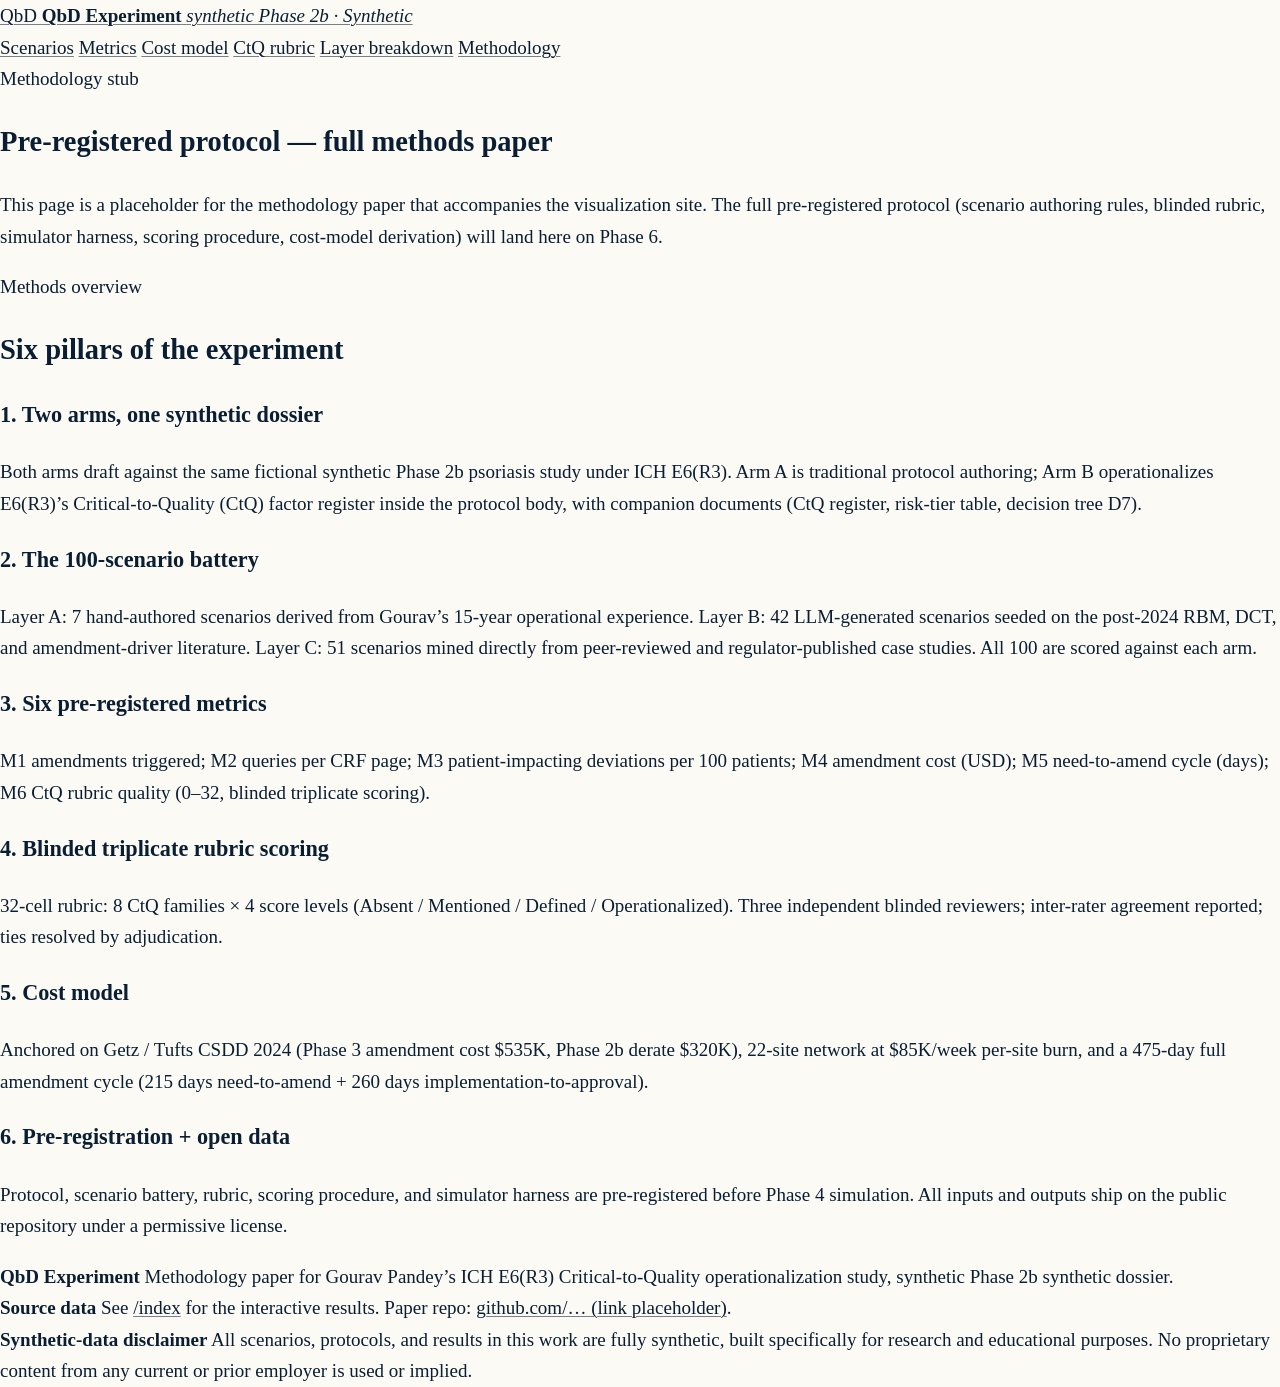
<file: methodology.html>
<!doctype html>
<html lang="en">
<head>
  <meta charset="utf-8" />
  <meta name="viewport" content="width=device-width, initial-scale=1" />
  <title>Methodology · QbD Experiment</title>
  <link rel="preconnect" href="https://fonts.googleapis.com" />
  <link rel="preconnect" href="https://fonts.gstatic.com" crossorigin />
  <link href="https://fonts.googleapis.com/css2?family=Inter:wght@400;500;600;700;800&family=JetBrains+Mono:wght@500;700&display=swap" rel="stylesheet" />
  <link rel="stylesheet" href="styles.css" />
</head>
<body>
  <header class="nav">
    <div class="nav-inner">
      <a class="brand" href="index.html">
        <span class="brand-mark">QbD</span>
        <span class="brand-text">
          <strong>QbD Experiment</strong>
          <em>synthetic Phase 2b · Synthetic</em>
        </span>
      </a>
      <nav>
        <a href="index.html#panel-1">Scenarios</a>
        <a href="index.html#panel-2">Metrics</a>
        <a href="index.html#panel-3">Cost model</a>
        <a href="index.html#panel-4">CtQ rubric</a>
        <a href="index.html#panel-5">Layer breakdown</a>
        <a href="methodology.html">Methodology</a>
      </nav>
    </div>
  </header>

  <section class="hero">
    <div class="hero-bg"></div>
    <div class="container hero-inner">
      <span class="hero-eyebrow">Methodology stub</span>
      <h1>Pre-registered protocol &mdash; full methods paper</h1>
      <p class="hero-lead">
        This page is a placeholder for the methodology paper that accompanies the visualization site.
        The full pre-registered protocol (scenario authoring rules, blinded rubric, simulator harness,
        scoring procedure, cost-model derivation) will land here on Phase&nbsp;6.
      </p>
    </div>
  </section>

  <section class="section">
    <div class="container">
      <div class="section-head">
        <div class="section-kicker">Methods overview</div>
        <h2>Six pillars of the experiment</h2>
      </div>

      <div class="card">
        <h3>1. Two arms, one synthetic dossier</h3>
        <p>Both arms draft against the same fictional synthetic Phase 2b psoriasis study under ICH E6(R3). Arm A is traditional protocol authoring; Arm B operationalizes E6(R3)&rsquo;s Critical-to-Quality (CtQ) factor register inside the protocol body, with companion documents (CtQ register, risk-tier table, decision tree D7).</p>
      </div>

      <div class="card">
        <h3>2. The 100-scenario battery</h3>
        <p>Layer A: 7 hand-authored scenarios derived from Gourav&rsquo;s 15-year operational experience. Layer B: 42 LLM-generated scenarios seeded on the post-2024 RBM, DCT, and amendment-driver literature. Layer C: 51 scenarios mined directly from peer-reviewed and regulator-published case studies. All 100 are scored against each arm.</p>
      </div>

      <div class="card">
        <h3>3. Six pre-registered metrics</h3>
        <p>M1 amendments triggered; M2 queries per CRF page; M3 patient-impacting deviations per 100 patients; M4 amendment cost (USD); M5 need-to-amend cycle (days); M6 CtQ rubric quality (0&ndash;32, blinded triplicate scoring).</p>
      </div>

      <div class="card">
        <h3>4. Blinded triplicate rubric scoring</h3>
        <p>32-cell rubric: 8 CtQ families &times; 4 score levels (Absent / Mentioned / Defined / Operationalized). Three independent blinded reviewers; inter-rater agreement reported; ties resolved by adjudication.</p>
      </div>

      <div class="card">
        <h3>5. Cost model</h3>
        <p>Anchored on Getz / Tufts CSDD 2024 (Phase 3 amendment cost $535K, Phase 2b derate $320K), 22-site network at $85K/week per-site burn, and a 475-day full amendment cycle (215 days need-to-amend + 260 days implementation-to-approval).</p>
      </div>

      <div class="card">
        <h3>6. Pre-registration + open data</h3>
        <p>Protocol, scenario battery, rubric, scoring procedure, and simulator harness are pre-registered before Phase 4 simulation. All inputs and outputs ship on the public repository under a permissive license.</p>
      </div>
    </div>
  </section>

  <footer class="footer">
    <div class="container footer-inner">
      <div class="col">
        <strong>QbD Experiment</strong>
        <span>Methodology paper for Gourav Pandey&rsquo;s ICH E6(R3) Critical-to-Quality operationalization study, synthetic Phase 2b synthetic dossier.</span>
      </div>
      <div class="col">
        <strong>Source data</strong>
        <span>See <a href="index.html">/index</a> for the interactive results. Paper repo: <a href="#">github.com/&hellip; (link placeholder)</a>.</span>
      </div>
      <div class="col">
        <strong>Synthetic-data disclaimer</strong>
        <span class="disclaimer">All scenarios, protocols, and results in this work are fully synthetic, built specifically for research and educational purposes. No proprietary content from any current or prior employer is used or implied.</span>
      </div>
    </div>
  </footer>
</body>
</html>
</file>
<file: styles.css>
/* ------------------------------------------------------------------
 * QbD Experiment: journal / editorial styles
 * Editorial single-page article. Serif body, narrow column, restrained
 * accent color. Inspired by long-form magazines (NYT Magazine, The
 * Atlantic, Quanta), not by SaaS landing pages.
 * ------------------------------------------------------------------ */

:root {
  --bg: #fcfaf5;            /* warm cream */
  --bg-tint: #eef1f5;       /* slightly darker cream for figure backgrounds */
  --ink: #0a1e33;           /* near-black, warm */
  --ink-soft: #2a3a4f;
  --ink-muted: #6b7280;
  --rule: #cdd5dd;          /* old-paper rule line */
  --rule-soft: #e7ecf1;
  --accent: #0a1e33;        /* deep navy, links, key numbers */
  --accent-bright: #c4842a;
  --accent-warm: #9c6a25;   /* burnt sienna for pull quotes & emphasis */
  --trad: #c4842a;          /* warm bronze for traditional arm bars */
  --qbd: #0a1e33;           /* deep navy for QbD arm bars */
  --met: #0f5132;           /* green for "threshold met" pills */
  --max-prose: 38rem;       /* ~608px reading column */
  --max-wide: 56rem;        /* for figures + tables that need more space */
}

* { box-sizing: border-box; }
html, body { margin: 0; padding: 0; }

body {
  font-family: 'Source Serif 4', Georgia, 'Times New Roman', serif;
  font-size: 19px;
  line-height: 1.66;
  color: var(--ink);
  background: var(--bg);
  -webkit-font-smoothing: antialiased;
  -moz-osx-font-smoothing: grayscale;
  font-feature-settings: 'ss01', 'onum';   /* old-style figures where supported */
}

a {
  color: var(--accent);
  text-decoration: underline;
  text-decoration-thickness: 1px;
  text-underline-offset: 2px;
  text-decoration-color: rgba(10, 30, 51, 0.55);
  transition: text-decoration-color .15s, color .15s;
}
a:hover {
  color: var(--accent-bright);
  text-decoration-color: var(--accent-bright);
}

::selection { background: rgba(196, 132, 42, 0.28); }

/* ---------- Masthead ---------- */
.masthead {
  border-bottom: 1px solid var(--rule);
  background: var(--bg);
}
.masthead-inner {
  max-width: var(--max-wide);
  margin: 0 auto;
  padding: 18px 28px;
  display: flex;
  align-items: center;
  justify-content: space-between;
  gap: 16px;
}
.masthead-title {
  font-family: 'Newsreader', Georgia, serif;
  font-weight: 700;
  font-size: 18px;
  letter-spacing: 0.01em;
  color: var(--ink);
  text-decoration: none;
}
.masthead-meta {
  font-family: 'Source Serif 4', Georgia, serif;
  font-style: italic;
  font-size: 13.5px;
  color: var(--ink-muted);
}

/* ---------- Article container ---------- */
article {
  max-width: var(--max-prose);
  margin: 0 auto;
  padding: 56px 28px 96px;
}

/* ---------- Article header ---------- */
.article-head {
  margin-bottom: 56px;
}
.kicker {
  font-family: 'Source Serif 4', Georgia, serif;
  font-size: 12.5px;
  text-transform: uppercase;
  letter-spacing: 0.16em;
  color: var(--ink-muted);
  margin-bottom: 22px;
}
.article-title {
  font-family: 'Newsreader', Georgia, serif;
  font-weight: 700;
  font-size: clamp(34px, 5.2vw, 56px);
  line-height: 1.08;
  letter-spacing: -0.012em;
  color: var(--ink);
  margin: 0 0 24px;
  text-wrap: balance;
}
.article-deck {
  font-family: 'Newsreader', Georgia, serif;
  font-weight: 500;
  font-style: italic;
  font-size: clamp(19px, 2.1vw, 23px);
  line-height: 1.42;
  color: var(--ink-soft);
  margin: 0 0 24px;
  max-width: 34rem;
}
.byline {
  font-size: 14.5px;
  color: var(--ink-muted);
  display: flex;
  flex-wrap: wrap;
  gap: 6px 10px;
  align-items: center;
  border-top: 1px solid var(--rule);
  border-bottom: 1px solid var(--rule);
  padding: 14px 0;
  margin: 28px 0 18px;
}
.byline strong {
  color: var(--ink);
  font-weight: 600;
  letter-spacing: 0.01em;
}
.byline .dot { color: var(--rule); }
.byline a {
  color: var(--accent);
  font-weight: 500;
}
.disclaimer-pill {
  font-size: 13px;
  font-style: italic;
  color: var(--ink-muted);
  background: var(--bg-tint);
  padding: 11px 14px;
  border-radius: 3px;
  margin: 12px 0 0;
  line-height: 1.5;
}

/* ---------- Prose sections ---------- */
.prose { margin-bottom: 48px; }
.prose p { margin: 0 0 1.1em; }
.prose p:last-child { margin-bottom: 0; }

/* Drop cap on lede */
.lede .dropcap::first-letter {
  font-family: 'Newsreader', Georgia, serif;
  font-weight: 700;
  font-size: 5.2em;
  line-height: 0.88;
  float: left;
  padding: 0.08em 0.08em 0 0;
  color: var(--ink);
}

/* Section headings */
.prose h2 {
  font-family: 'Newsreader', Georgia, serif;
  font-weight: 700;
  font-size: clamp(26px, 3vw, 33px);
  line-height: 1.18;
  letter-spacing: -0.005em;
  color: var(--ink);
  margin: 64px 0 26px;
  padding-top: 24px;
  border-top: 1px solid var(--rule);
}
.prose h2 .section-no {
  font-family: 'Newsreader', Georgia, serif;
  font-style: italic;
  font-weight: 500;
  color: var(--accent-warm);
  margin-right: 0.4em;
  letter-spacing: 0.01em;
}
.prose h3 {
  font-family: 'Newsreader', Georgia, serif;
  font-weight: 600;
  font-size: 21px;
  line-height: 1.32;
  margin: 36px 0 14px;
  color: var(--ink);
}

/* Inline emphasis */
.prose em {
  font-style: italic;
  color: var(--ink);
}
.prose strong {
  font-weight: 700;
  color: var(--ink);
}
.prose code {
  font-family: 'JetBrains Mono', ui-monospace, monospace;
  font-size: 0.86em;
  background: var(--bg-tint);
  padding: 1px 5px;
  border-radius: 2px;
  color: var(--ink);
}

/* ---------- Pull quote (block quote) ---------- */
.pull-quote {
  margin: 32px auto;
  max-width: 32rem;
  padding: 14px 0 14px 22px;
  border-left: 2px solid var(--accent-warm);
  font-family: 'Newsreader', Georgia, serif;
  font-weight: 500;
  font-style: italic;
  font-size: 22px;
  line-height: 1.36;
  color: var(--ink);
}
.pull-quote p { margin: 0; }
.pull-quote cite {
  display: block;
  margin-top: 10px;
  font-style: normal;
  font-family: 'Source Serif 4', Georgia, serif;
  font-size: 13.5px;
  color: var(--ink-muted);
  font-weight: 500;
  letter-spacing: 0.01em;
}

/* ---------- Footnote-style citations ---------- */
.prose sup a {
  font-family: 'Source Serif 4', Georgia, serif;
  font-size: 0.72em;
  text-decoration: none;
  color: var(--accent);
  font-weight: 600;
  margin: 0 1px;
}
.prose sup a:hover {
  text-decoration: underline;
}

/* ---------- Figures ---------- */
.figure {
  margin: 36px 0;
}
.figure figcaption,
.caption {
  font-family: 'Source Serif 4', Georgia, serif;
  font-style: italic;
  font-size: 14px;
  color: var(--ink-muted);
  margin-top: 14px;
  line-height: 1.5;
  padding: 0 4px;
}

/* Inline infographic images (the 6 LinkedIn PNGs) */
.inline-image {
  max-width: var(--max-wide);
  margin-left: calc((var(--max-prose) - var(--max-wide)) / 2);
  margin-right: calc((var(--max-prose) - var(--max-wide)) / 2);
}
.inline-image img {
  display: block;
  width: 100%;
  height: auto;
  border: 1px solid var(--rule);
  border-radius: 2px;
  background: var(--bg-tint);
}
@media (max-width: 900px) {
  .inline-image {
    margin-left: 0;
    margin-right: 0;
  }
}

/* Timeline SVG (Figure 1) */
.timeline-figure {
  background: var(--bg-tint);
  padding: 28px 20px 24px;
  border-radius: 2px;
  border-top: 3px solid var(--accent-warm);
  margin-left: calc((var(--max-prose) - var(--max-wide)) / 2);
  margin-right: calc((var(--max-prose) - var(--max-wide)) / 2);
  max-width: var(--max-wide);
}
.timeline-svg {
  width: 100%;
  height: auto;
  max-width: 760px;
  display: block;
  margin: 0 auto;
}
@media (max-width: 900px) {
  .timeline-figure { margin-left: 0; margin-right: 0; padding: 20px 14px 18px; }
}

/* Big-stat block (Figure 1) */
.stat-block {
  background: var(--bg-tint);
  padding: 28px 24px 22px;
  border-radius: 2px;
  border-top: 3px solid var(--accent);
}
.big-stats {
  display: grid;
  grid-template-columns: repeat(3, 1fr);
  gap: 28px 24px;
}
.big-stats > div {
  border-left: 1px solid var(--rule);
  padding-left: 16px;
}
.big-stats > div:nth-child(3n + 1) {
  border-left: 0;
  padding-left: 0;
}
.big-stat-num {
  font-family: 'Newsreader', Georgia, serif;
  font-weight: 700;
  font-size: 44px;
  line-height: 1;
  color: var(--accent);
  letter-spacing: -0.02em;
  font-feature-settings: 'lnum';
}
.big-stat-num .unit {
  font-size: 0.55em;
  font-weight: 500;
  margin-left: 1px;
  color: var(--ink-soft);
}
.big-stat-label {
  margin-top: 8px;
  font-size: 14px;
  line-height: 1.36;
  color: var(--ink-soft);
}

@media (max-width: 640px) {
  .big-stats { grid-template-columns: repeat(2, 1fr); }
  .big-stats > div:nth-child(3n + 1) { border-left: 1px solid var(--rule); padding-left: 16px; }
  .big-stats > div:nth-child(2n + 1) { border-left: 0; padding-left: 0; }
}

/* ---------- Tables ---------- */
.table {
  width: 100%;
  border-collapse: collapse;
  font-family: 'Source Serif 4', Georgia, serif;
  font-size: 15px;
  margin: 16px 0 6px;
}
.table thead th {
  text-align: left;
  font-weight: 600;
  color: var(--ink);
  padding: 10px 12px;
  border-bottom: 2px solid var(--ink);
  font-size: 13px;
  text-transform: uppercase;
  letter-spacing: 0.08em;
  background: var(--bg-tint);
}
.table tbody td {
  padding: 12px;
  border-bottom: 1px solid var(--rule);
  vertical-align: top;
  line-height: 1.5;
}
.table tbody tr:last-child td { border-bottom: 1px solid var(--ink); }
.table .num,
.table td.num {
  font-family: 'JetBrains Mono', ui-monospace, monospace;
  font-size: 14.5px;
  text-align: right;
  white-space: nowrap;
}
.table .delta { color: var(--accent); font-weight: 600; }
.table .total td { font-weight: 700; background: var(--bg-tint); }

.consulting-table th:nth-child(3),
.consulting-table td:nth-child(3) {
  white-space: nowrap;
  text-align: right;
  font-family: 'JetBrains Mono', monospace;
  font-size: 13.5px;
  color: var(--ink-muted);
  width: 6em;
}

.compare-table th:nth-child(1),
.compare-table td:nth-child(1) {
  width: 11em;
  font-weight: 600;
  color: var(--ink);
}
.comparison-table-wrap { overflow-x: auto; }
.compare-table { min-width: 580px; }

/* Source list */
.source-list {
  list-style: none;
  padding: 0;
  margin: 18px 0 26px;
}
.source-list li {
  padding: 10px 0 10px 18px;
  border-bottom: 1px solid var(--rule-soft);
  position: relative;
  font-size: 16px;
  line-height: 1.5;
}
.source-list li:before {
  content: '§';
  position: absolute;
  left: 0;
  top: 10px;
  color: var(--accent-warm);
  font-weight: 600;
  font-style: italic;
}
.source-list li:last-child { border-bottom: 0; }

/* Metric definitions list */
.metric-defs {
  padding-left: 28px;
  margin: 18px 0;
}
.metric-defs li {
  padding: 8px 0;
  font-size: 16px;
  line-height: 1.55;
}
.metric-defs li::marker {
  color: var(--accent-warm);
  font-family: 'Newsreader', Georgia, serif;
  font-style: italic;
  font-weight: 600;
}

/* ---------- Results figure (Figure 2) ---------- */
.result-figure {
  background: var(--bg);
  margin: 36px 0;
}
.result-grid {
  display: grid;
  grid-template-columns: repeat(2, 1fr);
  gap: 22px 28px;
}
@media (max-width: 640px) {
  .result-grid { grid-template-columns: 1fr; }
}
.result-card {
  padding: 18px 0 20px;
  border-top: 1px solid var(--rule);
}
.result-metric {
  font-family: 'Newsreader', Georgia, serif;
  font-weight: 600;
  font-size: 16px;
  color: var(--ink);
  margin-bottom: 14px;
  letter-spacing: -0.005em;
}
.bar-row {
  display: grid;
  grid-template-columns: 3em 1fr 6.5em;
  align-items: center;
  gap: 10px;
  margin-bottom: 8px;
}
.bar-label {
  font-family: 'Source Serif 4', Georgia, serif;
  font-size: 12.5px;
  font-weight: 600;
  text-transform: uppercase;
  letter-spacing: 0.08em;
  color: var(--ink-muted);
}
.bar-track {
  height: 10px;
  background: var(--rule-soft);
  border-radius: 1px;
  overflow: hidden;
}
.bar-fill {
  display: block;
  height: 100%;
}
.bar-fill.trad { background: var(--trad); }
.bar-fill.qbd  { background: var(--qbd); }
.bar-num {
  font-family: 'JetBrains Mono', monospace;
  font-size: 14px;
  font-weight: 600;
  text-align: right;
  color: var(--ink);
}
.bar-err {
  font-size: 11.5px;
  font-weight: 500;
  color: var(--ink-muted);
  margin-left: 2px;
}
.result-delta {
  margin-top: 6px;
  font-family: 'Newsreader', Georgia, serif;
  font-weight: 700;
  font-size: 18px;
  color: var(--accent);
  letter-spacing: -0.005em;
}
.result-delta .met {
  font-family: 'Source Serif 4', Georgia, serif;
  font-style: italic;
  font-weight: 500;
  font-size: 13px;
  color: var(--met);
  letter-spacing: 0.01em;
}

/* ---------- Scenario appendix table ---------- */
.scenario-section {
  max-width: var(--max-wide);
  margin: 0 auto 56px;
  padding: 0 28px;
}
.scenario-controls {
  display: flex;
  align-items: center;
  justify-content: space-between;
  gap: 18px;
  margin-bottom: 18px;
  flex-wrap: wrap;
}
#scenario-search {
  flex: 1;
  min-width: 14rem;
  font-family: 'Source Serif 4', Georgia, serif;
  font-size: 16px;
  padding: 10px 14px;
  background: var(--bg);
  border: 1px solid var(--rule);
  border-radius: 2px;
  color: var(--ink);
}
#scenario-search:focus {
  outline: 2px solid var(--accent);
  outline-offset: -1px;
}
.scenario-count {
  font-family: 'Source Serif 4', Georgia, serif;
  font-style: italic;
  font-size: 14px;
  color: var(--ink-muted);
}
.scenario-table-wrap {
  border-top: 2px solid var(--ink);
  border-bottom: 2px solid var(--ink);
  max-height: 70vh;
  overflow-y: auto;
}
.scenario-table {
  width: 100%;
  border-collapse: collapse;
  font-family: 'Source Serif 4', Georgia, serif;
  font-size: 14.5px;
}
.scenario-table thead th {
  position: sticky;
  top: 0;
  background: var(--bg-tint);
  text-align: left;
  font-weight: 600;
  font-size: 12px;
  text-transform: uppercase;
  letter-spacing: 0.08em;
  padding: 11px 12px;
  border-bottom: 1px solid var(--ink);
  color: var(--ink);
}
.scenario-table tbody td {
  padding: 11px 12px;
  border-bottom: 1px solid var(--rule-soft);
  vertical-align: top;
  line-height: 1.45;
}
.scenario-table tbody tr:hover {
  background: var(--bg-tint);
}
.scenario-table .sid {
  font-family: 'JetBrains Mono', monospace;
  font-size: 12.5px;
  white-space: nowrap;
  color: var(--accent);
  font-weight: 600;
}
.scenario-table .layer {
  font-family: 'Newsreader', Georgia, serif;
  font-style: italic;
  font-weight: 600;
  font-size: 14px;
  color: var(--accent-warm);
  white-space: nowrap;
}
.scenario-table .family,
.scenario-table .source {
  font-size: 13.5px;
  color: var(--ink-soft);
  white-space: nowrap;
}
.scenario-table .what {
  color: var(--ink);
  font-size: 14.5px;
  max-width: 26rem;
}
.scenario-table .metrics {
  font-family: 'JetBrains Mono', monospace;
  font-size: 12px;
  color: var(--ink-muted);
  white-space: nowrap;
}

/* ---------- References ---------- */
.references {
  border-top: 2px solid var(--ink);
  padding-top: 24px;
  margin-top: 56px;
}
.reference-list {
  padding-left: 28px;
  margin: 18px 0;
  font-family: 'Source Serif 4', Georgia, serif;
  font-size: 14.5px;
  line-height: 1.55;
  color: var(--ink-soft);
}
.reference-list li {
  padding: 7px 0;
  scroll-margin-top: 80px;
}
.reference-list li:target {
  background: var(--bg-tint);
  padding-left: 8px;
  margin-left: -8px;
  border-radius: 2px;
  transition: background .2s;
}

/* ---------- Footer ---------- */
.article-footer {
  border-top: 1px solid var(--rule);
  margin-top: 64px;
  padding-top: 28px;
  font-family: 'Source Serif 4', Georgia, serif;
}
.colophon {
  font-style: italic;
  font-size: 14px;
  color: var(--ink-muted);
  margin: 0 0 16px;
}
.footer-disclaimer {
  font-size: 12.5px;
  font-style: italic;
  color: var(--ink-muted);
  margin: 0;
  line-height: 1.5;
}

/* ---------- Responsive tweaks ---------- */
@media (max-width: 700px) {
  body { font-size: 18px; }
  article { padding: 36px 22px 80px; }
  .article-title { font-size: 34px; }
  .article-deck { font-size: 18px; }
  .prose h2 { font-size: 26px; margin-top: 48px; }
  .pull-quote { font-size: 19px; padding-left: 16px; }
  .scenario-section { padding: 0 16px; }
  .scenario-table thead th,
  .scenario-table tbody td { padding: 8px 10px; font-size: 13.5px; }
}

/* =====================================================================
   adoption-steps + gap-list (sections VIII and IX, 2026-06-09)
   ===================================================================== */

.adoption-steps,
.gap-list {
  max-width: var(--max-prose);
  margin: 28px auto 32px;
  padding-left: 0;
  list-style: none;
  counter-reset: stepcount;
}
.adoption-steps li,
.gap-list li {
  counter-increment: stepcount;
  position: relative;
  padding: 14px 0 16px 56px;
  border-bottom: 1px solid var(--rule-soft);
  font-size: 17.5px;
  line-height: 1.65;
  color: var(--ink-soft);
}
.adoption-steps li:last-child,
.gap-list li:last-child { border-bottom: none; }
.adoption-steps li::before,
.gap-list li::before {
  content: counter(stepcount);
  position: absolute;
  left: 0;
  top: 16px;
  width: 38px;
  height: 38px;
  border-radius: 50%;
  background: var(--ink);
  color: var(--bg);
  font-family: 'Newsreader', Georgia, serif;
  font-size: 18px;
  font-weight: 700;
  text-align: center;
  line-height: 38px;
  letter-spacing: -0.02em;
}
.adoption-steps li strong,
.gap-list li strong {
  font-family: 'Newsreader', Georgia, serif;
  font-size: 19.5px;
  font-weight: 700;
  color: var(--ink);
  display: inline;
  margin-right: 4px;
}
.gap-list li::before {
  background: var(--accent-bright);
  color: var(--bg);
}
@media (max-width: 720px) {
  .adoption-steps, .gap-list { padding: 0 16px; }
  .adoption-steps li, .gap-list li { padding-left: 48px; font-size: 16px; }
  .adoption-steps li::before, .gap-list li::before {
    width: 32px; height: 32px; line-height: 32px; font-size: 15px;
  }
}
</file>
